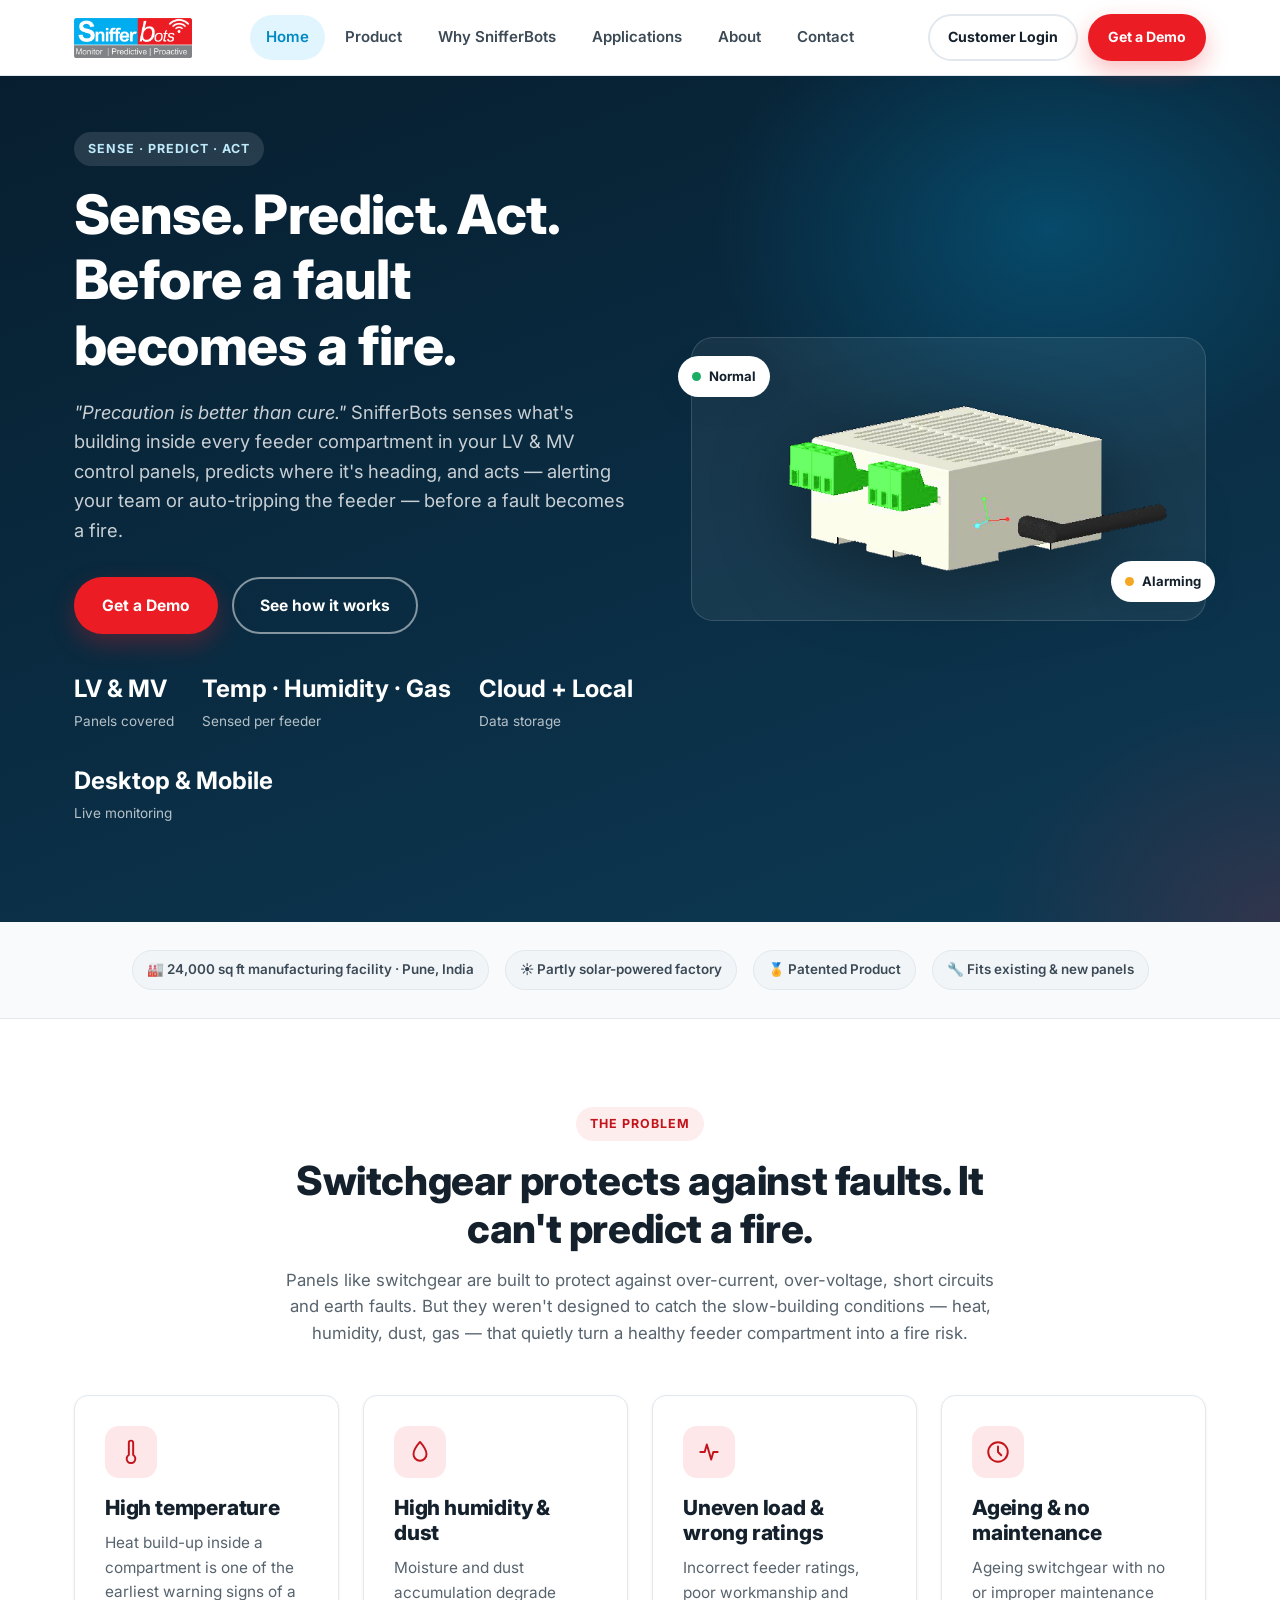
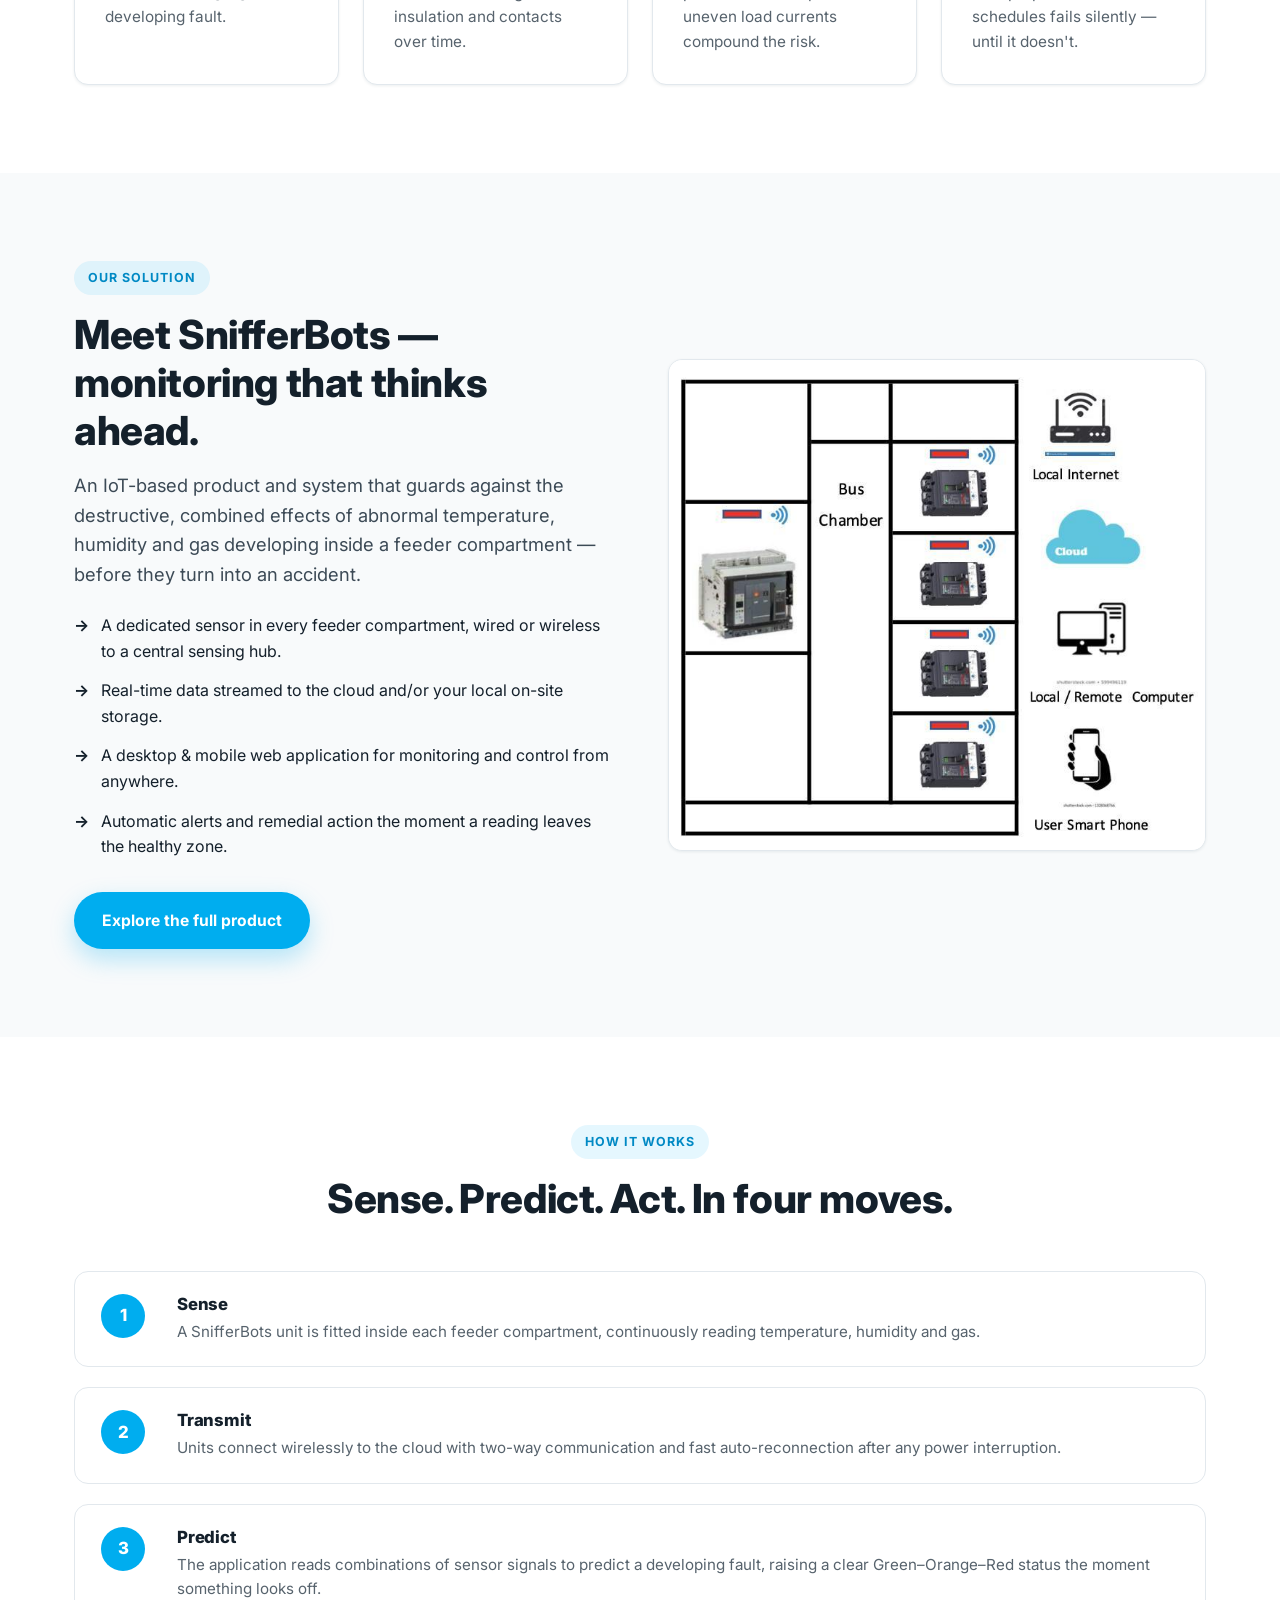
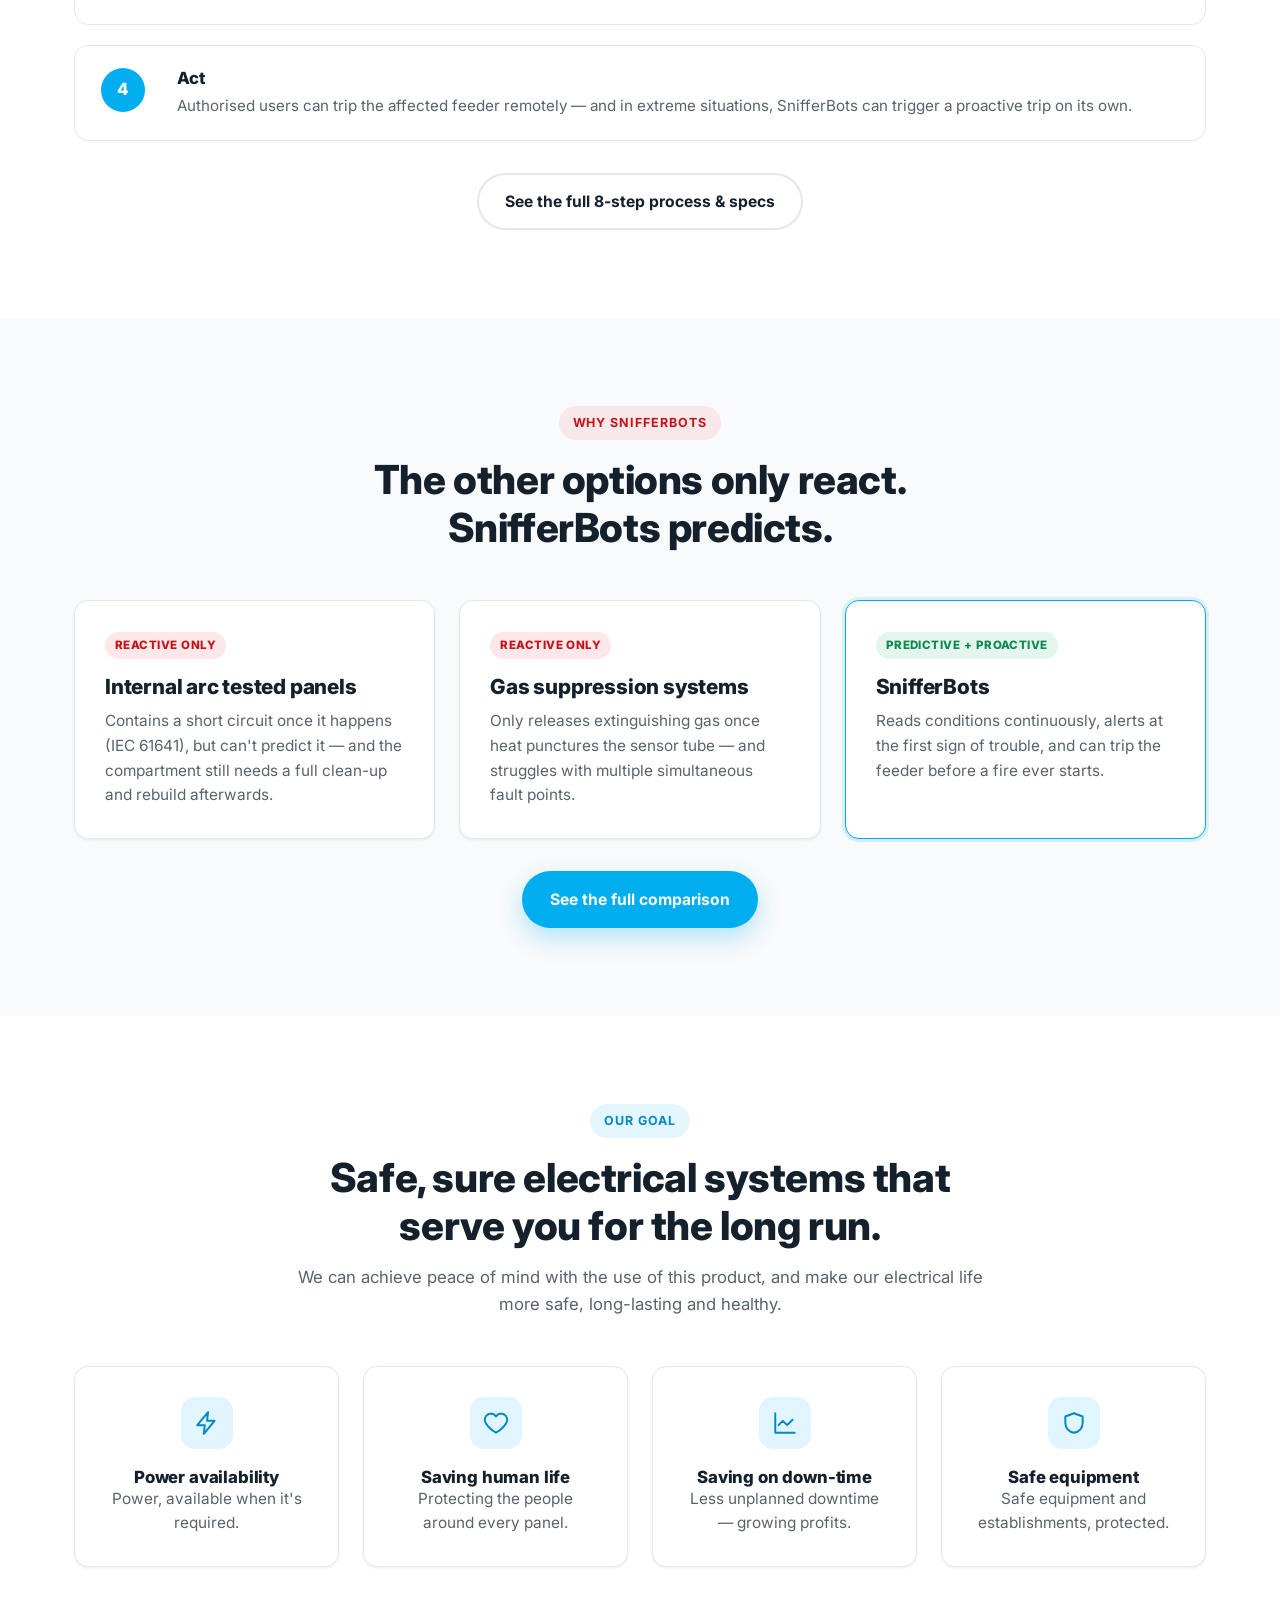
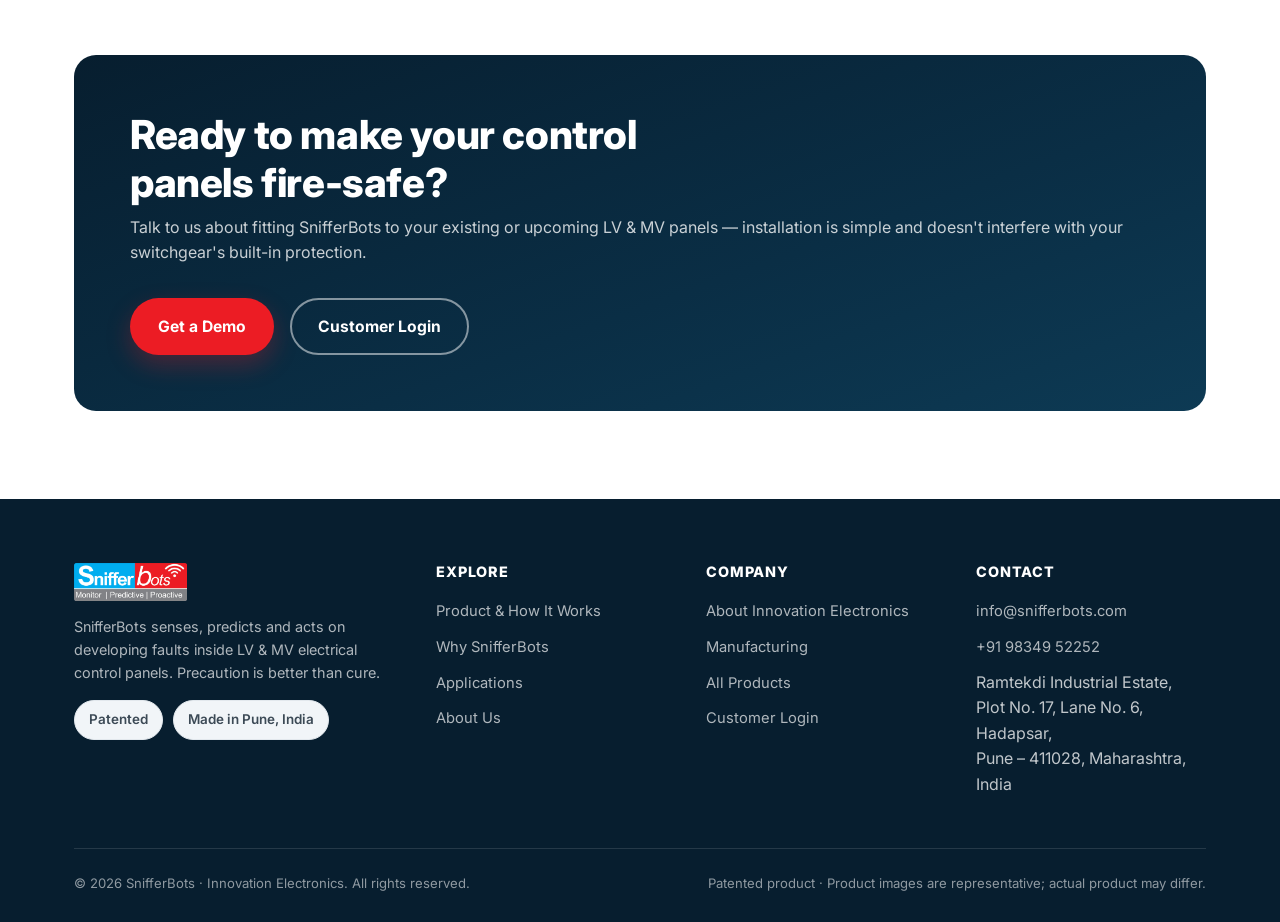
<file: index.html>
<!DOCTYPE html>
<html lang="en">
<head>
<meta charset="UTF-8">
<meta name="viewport" content="width=device-width, initial-scale=1.0">
<title>SnifferBots | IoT Fire Prevention for Electrical Control Panels</title>
<meta name="description" content="SnifferBots senses, predicts and acts on developing faults inside LV &amp; MV electrical control panels — intelligent, predictive &amp; proactive fire prevention. Precaution is better than cure.">
<meta property="og:title" content="SnifferBots | IoT Fire Prevention for Electrical Control Panels">
<meta property="og:description" content="SnifferBots senses, predicts and acts on developing faults inside LV &amp; MV electrical control panels — before they become a fire.">
<meta property="og:type" content="website">
<meta property="og:image" content="assets/img/product-device.png">
<link rel="icon" type="image/png" href="assets/img/favicon-32.png">
<link rel="icon" type="image/png" sizes="256x256" href="assets/img/favicon-256.png">
<link rel="apple-touch-icon" href="assets/img/apple-touch-icon.png">
<link rel="preconnect" href="https://fonts.googleapis.com">
<link rel="preconnect" href="https://fonts.gstatic.com" crossorigin>
<link href="https://fonts.googleapis.com/css2?family=Inter:wght@400;500;600;700;800&display=swap" rel="stylesheet">
<link rel="stylesheet" href="css/style.css">
</head>
<body>

<header class="site-header">
  <div class="container">
    <a href="index.html" class="brand"><img src="assets/img/logo.png" alt="SnifferBots — Sense | Predict | Act"></a>
    <nav class="nav-desktop">
      <a href="index.html" class="active">Home</a>
      <a href="product.html">Product</a>
      <a href="why-snifferbots.html">Why SnifferBots</a>
      <a href="applications.html">Applications</a>
      <a href="about.html">About</a>
      <a href="contact.html">Contact</a>
    </nav>
    <div class="header-actions">
      <a href="https://admin.snifferbots.com/Account/Login" class="btn btn-ghost btn-sm desktop-only">Customer Login</a>
      <a href="contact.html" class="btn btn-primary btn-sm">Get a Demo</a>
      <button class="hamburger" aria-label="Menu" aria-expanded="false"><span></span></button>
    </div>
  </div>
</header>
<div class="nav-mobile">
    <a href="index.html" class="active">Home</a>
    <a href="product.html">Product</a>
    <a href="why-snifferbots.html">Why SnifferBots</a>
    <a href="applications.html">Applications</a>
    <a href="about.html">About</a>
    <a href="contact.html">Contact</a>
    <div class="header-actions">
      <a href="https://admin.snifferbots.com/Account/Login" class="btn btn-ghost btn-block">Customer Login</a>
      <a href="contact.html" class="btn btn-primary btn-block">Get a Demo</a>
    </div>
  </div>

<main>

  <!-- HERO -->
  <section class="hero bg-deep" style="padding-top:56px;">
    <div class="container">
      <div class="hero-copy">
        <span class="eyebrow">Sense · Predict · Act</span>
        <h1>Sense. Predict. Act. Before a fault becomes a fire.</h1>
        <p class="lede"><em>"Precaution is better than cure."</em> SnifferBots senses what's building inside every feeder compartment in your LV &amp; MV control panels, predicts where it's heading, and acts — alerting your team or auto-tripping the feeder — before a fault becomes a fire.</p>
        <div class="hero-ctas">
          <a href="contact.html" class="btn btn-primary">Get a Demo</a>
          <a href="product.html" class="btn btn-outline">See how it works</a>
        </div>
        <div class="hero-stats">
          <div><strong>LV &amp; MV</strong><span>Panels covered</span></div>
          <div><strong>Temp · Humidity · Gas</strong><span>Sensed per feeder</span></div>
          <div><strong>Cloud + Local</strong><span>Data storage</span></div>
          <div><strong>Desktop &amp; Mobile</strong><span>Live monitoring</span></div>
        </div>
      </div>
      <div class="hero-visual">
        <span class="status-chip top-left green"><span class="dot"></span> Normal</span>
        <img src="assets/img/product-device.png" alt="SnifferBots IoT sensor unit with ambient sensor and 240V AC input terminals">
        <span class="status-chip bottom-right orange"><span class="dot"></span> Alarming</span>
      </div>
    </div>
  </section>

  <!-- TRUST STRIP -->
  <section style="padding:28px 0;background:var(--gray-50);border-bottom:1px solid var(--gray-200);">
    <div class="container flex items-center wrap gap-16" style="justify-content:center;">
      <span class="badge">🏭 24,000 sq ft manufacturing facility · Pune, India</span>
      <span class="badge">☀️ Partly solar-powered factory</span>
      <span class="badge">🏅 Patented Product</span>
      <span class="badge">🔧 Fits existing &amp; new panels</span>
    </div>
  </section>

  <!-- PROBLEM -->
  <section>
    <div class="container">
      <div class="section-head center">
        <span class="eyebrow red">The problem</span>
        <h2>Switchgear protects against faults. It can't predict a fire.</h2>
        <p>Panels like switchgear are built to protect against over-current, over-voltage, short circuits and earth faults. But they weren't designed to catch the slow-building conditions — heat, humidity, dust, gas — that quietly turn a healthy feeder compartment into a fire risk.</p>
      </div>
      <div class="grid grid-4">
        <div class="card reveal">
          <div class="icon-badge red">
            <svg viewBox="0 0 24 24" fill="none" stroke="currentColor" stroke-width="1.8" stroke-linecap="round" stroke-linejoin="round"><path d="M14 14.76V3.5a2 2 0 0 0-4 0v11.26a4 4 0 1 0 4 0Z"/></svg>
          </div>
          <h3>High temperature</h3>
          <p>Heat build-up inside a compartment is one of the earliest warning signs of a developing fault.</p>
        </div>
        <div class="card reveal">
          <div class="icon-badge red">
            <svg viewBox="0 0 24 24" fill="none" stroke="currentColor" stroke-width="1.8" stroke-linecap="round" stroke-linejoin="round"><path d="M12 2.7s6 6.8 6 11.3a6 6 0 1 1-12 0c0-4.5 6-11.3 6-11.3Z"/></svg>
          </div>
          <h3>High humidity &amp; dust</h3>
          <p>Moisture and dust accumulation degrade insulation and contacts over time.</p>
        </div>
        <div class="card reveal">
          <div class="icon-badge red">
            <svg viewBox="0 0 24 24" fill="none" stroke="currentColor" stroke-width="1.8" stroke-linecap="round" stroke-linejoin="round"><path d="M4 12h4l2-7 4 14 2-7h4"/></svg>
          </div>
          <h3>Uneven load &amp; wrong ratings</h3>
          <p>Incorrect feeder ratings, poor workmanship and uneven load currents compound the risk.</p>
        </div>
        <div class="card reveal">
          <div class="icon-badge red">
            <svg viewBox="0 0 24 24" fill="none" stroke="currentColor" stroke-width="1.8" stroke-linecap="round" stroke-linejoin="round"><circle cx="12" cy="12" r="9"/><path d="M12 7v5l3 3"/></svg>
          </div>
          <h3>Ageing &amp; no maintenance</h3>
          <p>Ageing switchgear with no or improper maintenance schedules fails silently — until it doesn't.</p>
        </div>
      </div>
    </div>
  </section>

  <!-- SOLUTION OVERVIEW -->
  <section class="bg-alt">
    <div class="container">
      <div class="grid grid-2" style="align-items:center; gap:56px;">
        <div>
          <span class="eyebrow">Our solution</span>
          <h2>Meet SnifferBots — monitoring that thinks ahead.</h2>
          <p class="lede mt-16">An IoT-based product and system that guards against the destructive, combined effects of abnormal temperature, humidity and gas developing inside a feeder compartment — before they turn into an accident.</p>
          <ul class="mt-24" style="display:grid;gap:14px;">
            <li class="flex gap-12"><strong>→</strong><span>A dedicated sensor in every feeder compartment, wired or wireless to a central sensing hub.</span></li>
            <li class="flex gap-12"><strong>→</strong><span>Real-time data streamed to the cloud and/or your local on-site storage.</span></li>
            <li class="flex gap-12"><strong>→</strong><span>A desktop &amp; mobile web application for monitoring and control from anywhere.</span></li>
            <li class="flex gap-12"><strong>→</strong><span>Automatic alerts and remedial action the moment a reading leaves the healthy zone.</span></li>
          </ul>
          <a href="product.html" class="btn btn-blue mt-32">Explore the full product</a>
        </div>
        <div class="card" style="padding:0;overflow:hidden;">
          <img src="assets/img/architecture-diagram.jpg" alt="SnifferBots system architecture: sensors in each feeder compartment connected to a cloud server, then to local/remote computers and the user's smartphone" style="width:100%;">
        </div>
      </div>
    </div>
  </section>

  <!-- HOW IT WORKS SNAPSHOT -->
  <section>
    <div class="container">
      <div class="section-head center">
        <span class="eyebrow">How it works</span>
        <h2>Sense. Predict. Act. In four moves.</h2>
      </div>
      <div class="steps">
        <div class="step reveal">
          <div class="num">1</div>
          <div><h4>Sense</h4><p>A SnifferBots unit is fitted inside each feeder compartment, continuously reading temperature, humidity and gas.</p></div>
        </div>
        <div class="step reveal">
          <div class="num">2</div>
          <div><h4>Transmit</h4><p>Units connect wirelessly to the cloud with two-way communication and fast auto-reconnection after any power interruption.</p></div>
        </div>
        <div class="step reveal">
          <div class="num">3</div>
          <div><h4>Predict</h4><p>The application reads combinations of sensor signals to predict a developing fault, raising a clear Green–Orange–Red status the moment something looks off.</p></div>
        </div>
        <div class="step reveal">
          <div class="num">4</div>
          <div><h4>Act</h4><p>Authorised users can trip the affected feeder remotely — and in extreme situations, SnifferBots can trigger a proactive trip on its own.</p></div>
        </div>
      </div>
      <div class="text-center mt-32">
        <a href="product.html" class="btn btn-ghost">See the full 8-step process &amp; specs</a>
      </div>
    </div>
  </section>

  <!-- WHY SNIFFERBOTS TEASER -->
  <section class="bg-alt">
    <div class="container">
      <div class="section-head center">
        <span class="eyebrow red">Why SnifferBots</span>
        <h2>The other options only react. SnifferBots predicts.</h2>
      </div>
      <div class="grid grid-3">
        <div class="card reveal">
          <span class="tag no mb-16">Reactive only</span>
          <h3>Internal arc tested panels</h3>
          <p>Contains a short circuit once it happens (IEC 61641), but can't predict it — and the compartment still needs a full clean-up and rebuild afterwards.</p>
        </div>
        <div class="card reveal">
          <span class="tag no mb-16">Reactive only</span>
          <h3>Gas suppression systems</h3>
          <p>Only releases extinguishing gas once heat punctures the sensor tube — and struggles with multiple simultaneous fault points.</p>
        </div>
        <div class="card reveal" style="border-color:var(--blue); box-shadow:0 0 0 3px rgba(0,173,239,0.12), var(--shadow-sm);">
          <span class="tag yes mb-16">Predictive + proactive</span>
          <h3>SnifferBots</h3>
          <p>Reads conditions continuously, alerts at the first sign of trouble, and can trip the feeder before a fire ever starts.</p>
        </div>
      </div>
      <div class="text-center mt-32">
        <a href="why-snifferbots.html" class="btn btn-blue">See the full comparison</a>
      </div>
    </div>
  </section>

  <!-- GOAL -->
  <section>
    <div class="container">
      <div class="section-head center">
        <span class="eyebrow">Our goal</span>
        <h2>Safe, sure electrical systems that serve you for the long run.</h2>
        <p>We can achieve peace of mind with the use of this product, and make our electrical life more safe, long-lasting and healthy.</p>
      </div>
      <div class="grid grid-4">
        <div class="card text-center reveal">
          <div class="icon-badge" style="margin:0 auto 18px;"><svg viewBox="0 0 24 24" fill="none" stroke="currentColor" stroke-width="1.8" stroke-linecap="round" stroke-linejoin="round"><path d="M13 2 3 14h7l-1 8 10-12h-7l1-8Z"/></svg></div>
          <h4>Power availability</h4>
          <p>Power, available when it's required.</p>
        </div>
        <div class="card text-center reveal">
          <div class="icon-badge" style="margin:0 auto 18px;"><svg viewBox="0 0 24 24" fill="none" stroke="currentColor" stroke-width="1.8" stroke-linecap="round" stroke-linejoin="round"><path d="M12 21s-7-4.35-9.5-9A5.5 5.5 0 0 1 12 6a5.5 5.5 0 0 1 9.5 6c-2.5 4.65-9.5 9-9.5 9Z"/></svg></div>
          <h4>Saving human life</h4>
          <p>Protecting the people around every panel.</p>
        </div>
        <div class="card text-center reveal">
          <div class="icon-badge" style="margin:0 auto 18px;"><svg viewBox="0 0 24 24" fill="none" stroke="currentColor" stroke-width="1.8" stroke-linecap="round" stroke-linejoin="round"><path d="M3 3v18h18"/><path d="m19 9-5 5-4-4-4 4"/></svg></div>
          <h4>Saving on down-time</h4>
          <p>Less unplanned downtime — growing profits.</p>
        </div>
        <div class="card text-center reveal">
          <div class="icon-badge" style="margin:0 auto 18px;"><svg viewBox="0 0 24 24" fill="none" stroke="currentColor" stroke-width="1.8" stroke-linecap="round" stroke-linejoin="round"><path d="M12 3 4 6v6c0 5 3.4 8.5 8 9 4.6-.5 8-4 8-9V6l-8-3Z"/></svg></div>
          <h4>Safe equipment</h4>
          <p>Safe equipment and establishments, protected.</p>
        </div>
      </div>
    </div>
  </section>

  <!-- CTA BANNER -->
  <section style="padding-top:0;">
    <div class="container">
      <div class="cta-banner bg-deep">
        <div>
          <h2>Ready to make your control panels fire-safe?</h2>
          <p class="mt-8">Talk to us about fitting SnifferBots to your existing or upcoming LV &amp; MV panels — installation is simple and doesn't interfere with your switchgear's built-in protection.</p>
        </div>
        <div class="flex gap-16 wrap">
          <a href="contact.html" class="btn btn-primary">Get a Demo</a>
          <a href="https://admin.snifferbots.com/Account/Login" class="btn btn-outline">Customer Login</a>
        </div>
      </div>
    </div>
  </section>

</main>

<footer class="site-footer">
  <div class="container">
    <div class="footer-grid">
      <div class="footer-brand">
        <img src="assets/img/logo.png" alt="SnifferBots">
        <p>SnifferBots senses, predicts and acts on developing faults inside LV &amp; MV electrical control panels. Precaution is better than cure.</p>
        <div class="badge-row mt-16">
          <span class="badge">Patented</span>
          <span class="badge">Made in Pune, India</span>
        </div>
      </div>
      <div>
        <h4>Explore</h4>
        <ul>
          <li><a href="product.html">Product &amp; How It Works</a></li>
          <li><a href="why-snifferbots.html">Why SnifferBots</a></li>
          <li><a href="applications.html">Applications</a></li>
          <li><a href="about.html">About Us</a></li>
        </ul>
      </div>
      <div>
        <h4>Company</h4>
        <ul>
          <li><a href="https://www.innovation-electronics.com/about" target="_blank" rel="noopener">About Innovation Electronics</a></li>
          <li><a href="https://www.innovation-electronics.com/manufacturing" target="_blank" rel="noopener">Manufacturing</a></li>
          <li><a href="https://www.innovation-electronics.com/products" target="_blank" rel="noopener">All Products</a></li>
          <li><a href="https://admin.snifferbots.com/Account/Login" target="_blank" rel="noopener">Customer Login</a></li>
        </ul>
      </div>
      <div>
        <h4>Contact</h4>
        <ul>
          <li><a href="mailto:info@snifferbots.com">info@snifferbots.com</a></li>
          <li><a href="tel:+919834952252">+91 98349 52252</a></li>
          <li>Ramtekdi Industrial Estate,<br>Plot No. 17, Lane No. 6, Hadapsar,<br>Pune – 411028, Maharashtra, India</li>
        </ul>
      </div>
    </div>
    <div class="footer-bottom">
      <span>© <span data-year></span> SnifferBots · Innovation Electronics. All rights reserved.</span>
      <span>Patented product · Product images are representative; actual product may differ.</span>
    </div>
  </div>
</footer>
<script src="js/main.js"></script>
</body>
</html>
</file>
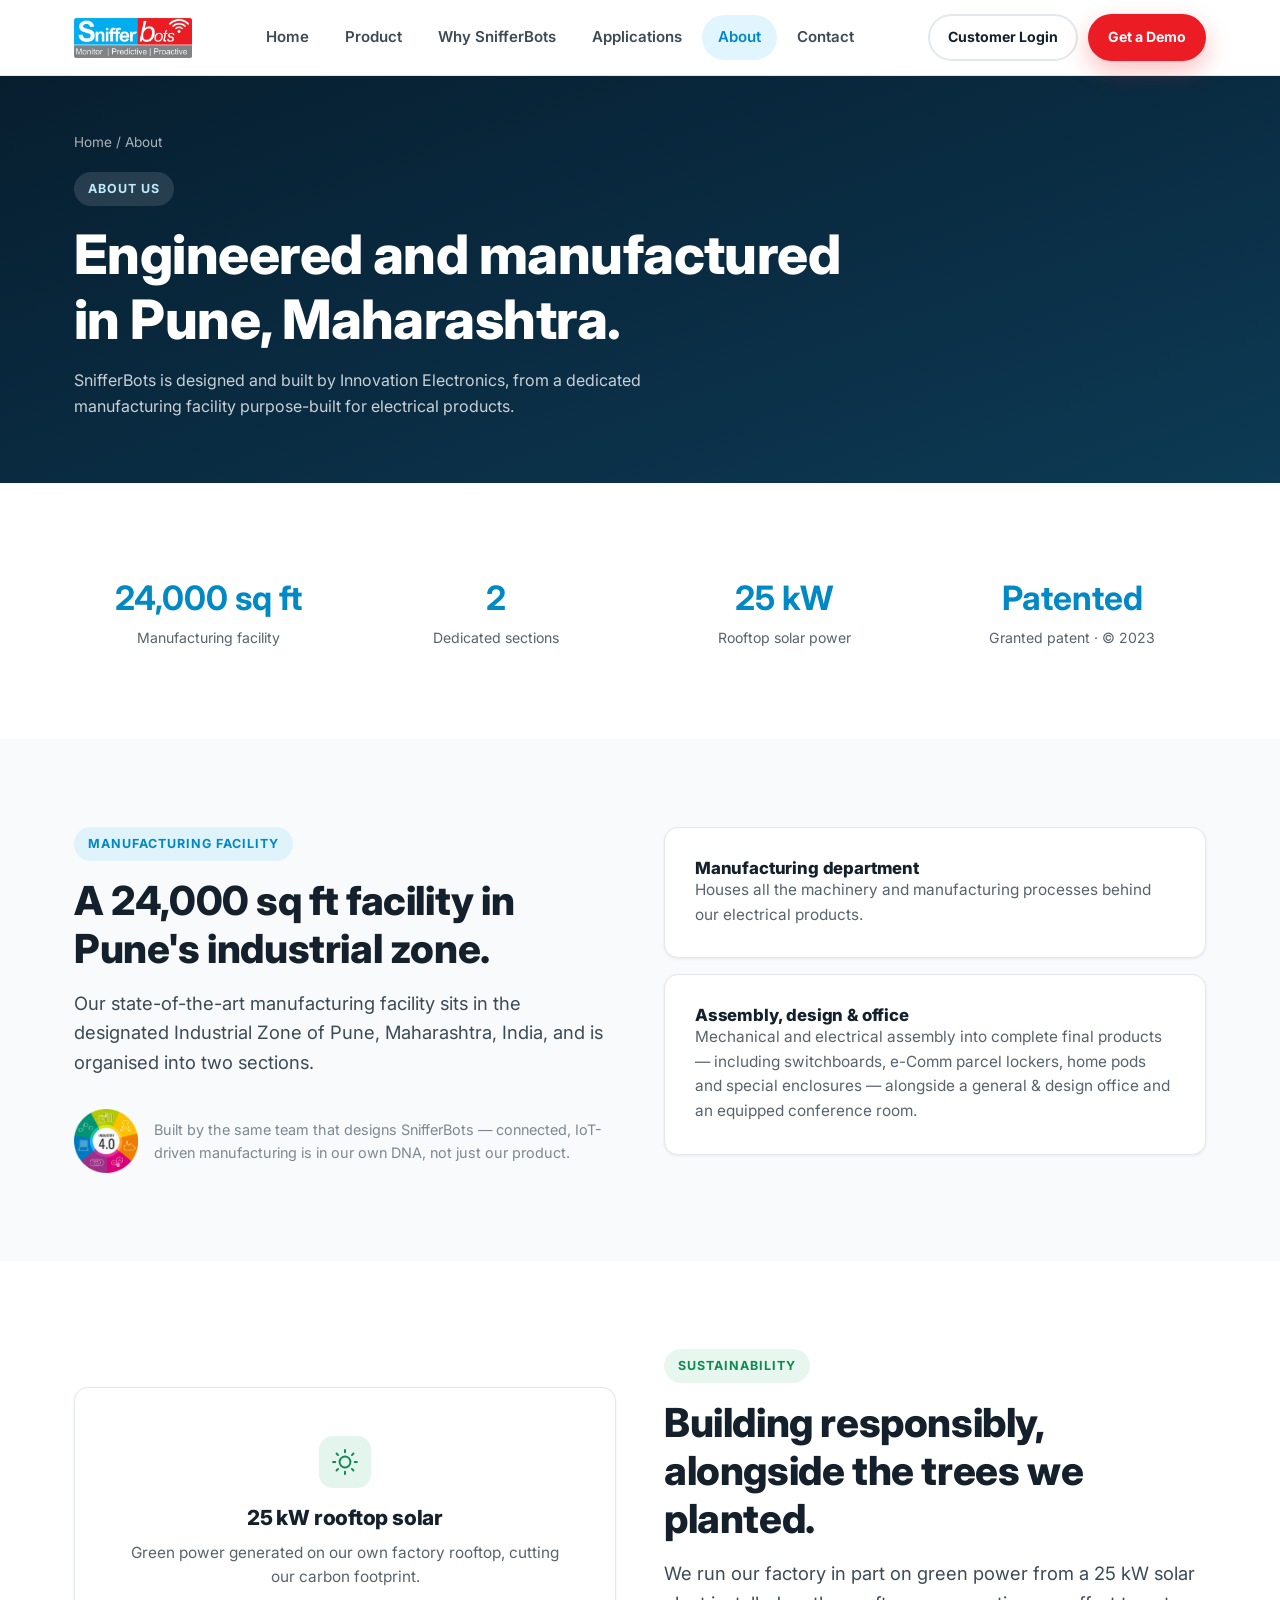
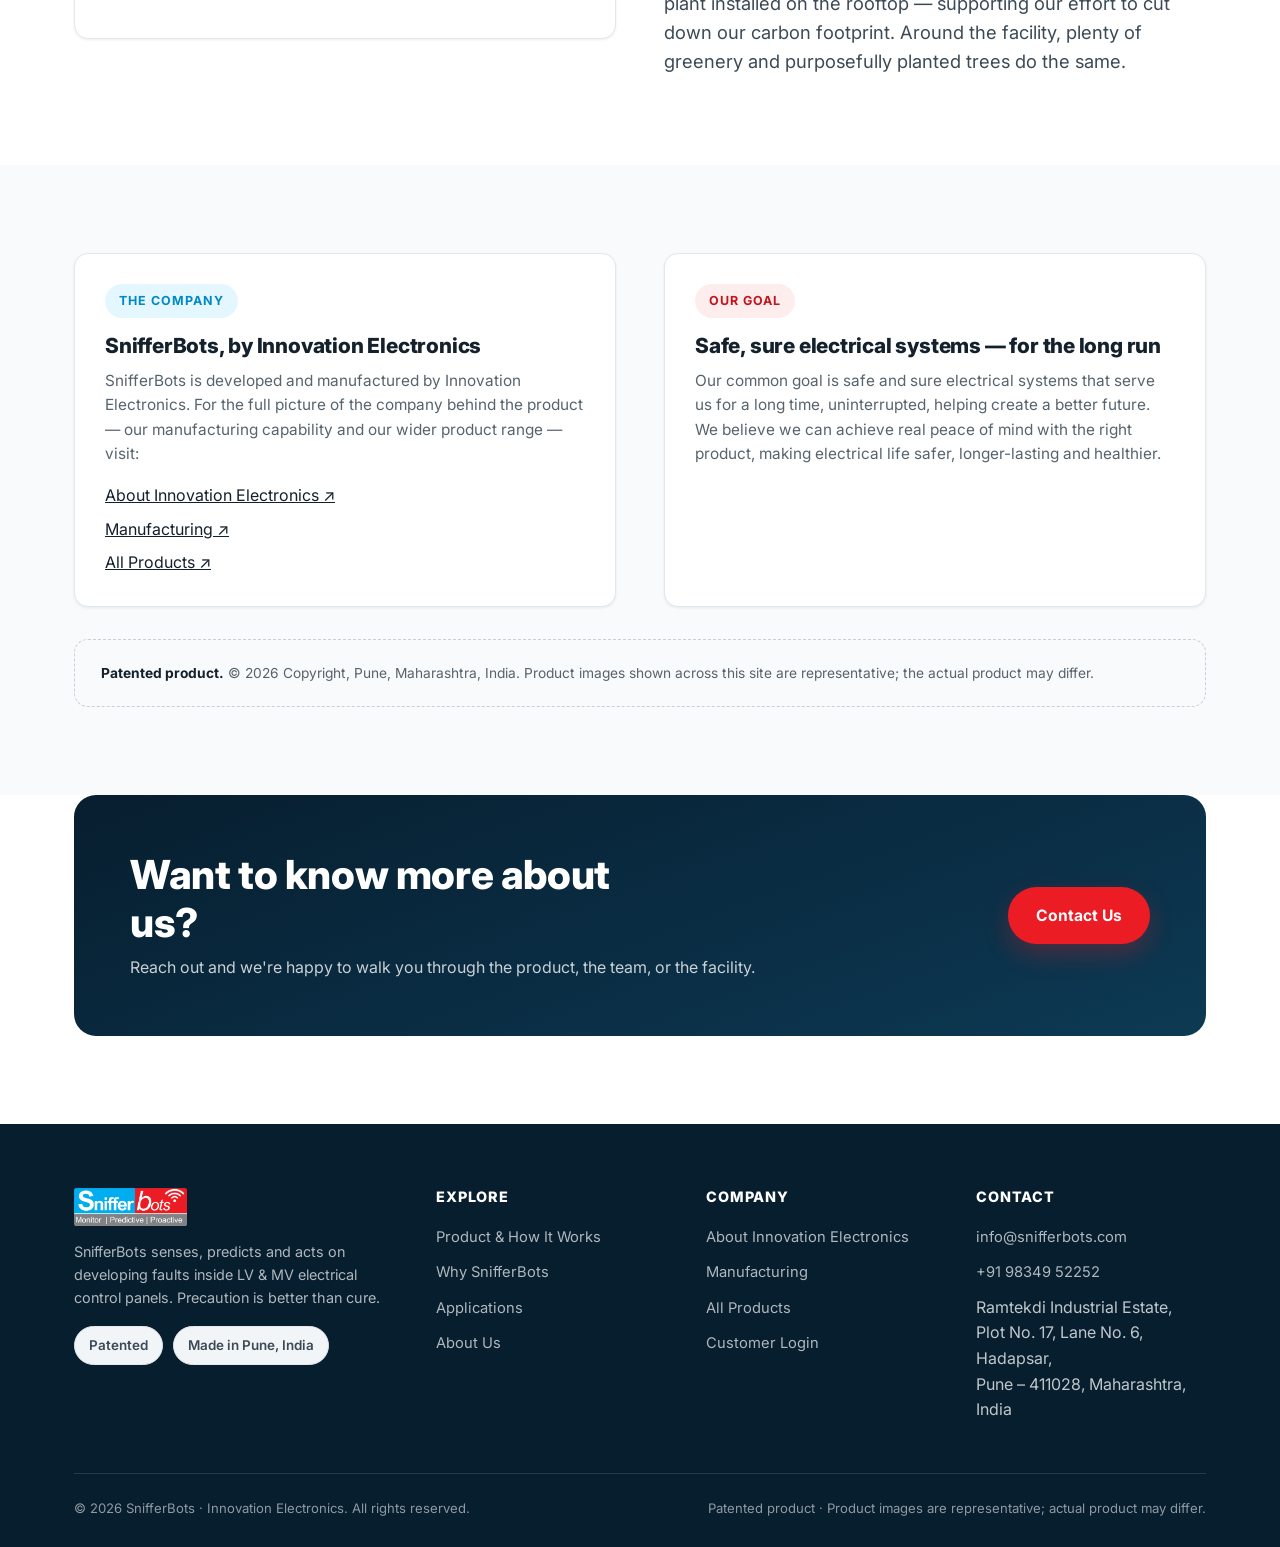
<file: about.html>
<!DOCTYPE html>
<html lang="en">
<head>
<meta charset="UTF-8">
<meta name="viewport" content="width=device-width, initial-scale=1.0">
<title>About Us | SnifferBots</title>
<meta name="description" content="SnifferBots is made in a 24,000 sq ft manufacturing facility in Pune, Maharashtra — partly powered by rooftop solar. Patented product.">
<link rel="icon" type="image/png" href="assets/img/favicon-32.png">
<link rel="icon" type="image/png" sizes="256x256" href="assets/img/favicon-256.png">
<link rel="apple-touch-icon" href="assets/img/apple-touch-icon.png">
<link rel="preconnect" href="https://fonts.googleapis.com">
<link rel="preconnect" href="https://fonts.gstatic.com" crossorigin>
<link href="https://fonts.googleapis.com/css2?family=Inter:wght@400;500;600;700;800&display=swap" rel="stylesheet">
<link rel="stylesheet" href="css/style.css">
</head>
<body>

<header class="site-header">
  <div class="container">
    <a href="index.html" class="brand"><img src="assets/img/logo.png" alt="SnifferBots — Sense | Predict | Act"></a>
    <nav class="nav-desktop">
      <a href="index.html">Home</a>
      <a href="product.html">Product</a>
      <a href="why-snifferbots.html">Why SnifferBots</a>
      <a href="applications.html">Applications</a>
      <a href="about.html" class="active">About</a>
      <a href="contact.html">Contact</a>
    </nav>
    <div class="header-actions">
      <a href="https://admin.snifferbots.com/Account/Login" class="btn btn-ghost btn-sm desktop-only">Customer Login</a>
      <a href="contact.html" class="btn btn-primary btn-sm">Get a Demo</a>
      <button class="hamburger" aria-label="Menu" aria-expanded="false"><span></span></button>
    </div>
  </div>
</header>
<div class="nav-mobile">
    <a href="index.html">Home</a>
    <a href="product.html">Product</a>
    <a href="why-snifferbots.html">Why SnifferBots</a>
    <a href="applications.html">Applications</a>
    <a href="about.html" class="active">About</a>
    <a href="contact.html">Contact</a>
    <div class="header-actions">
      <a href="https://admin.snifferbots.com/Account/Login" class="btn btn-ghost btn-block">Customer Login</a>
      <a href="contact.html" class="btn btn-primary btn-block">Get a Demo</a>
    </div>
  </div>

<main>

  <section class="page-hero bg-deep">
    <div class="container">
      <div class="breadcrumb"><a href="index.html">Home</a> / About</div>
      <span class="eyebrow">About us</span>
      <h1>Engineered and manufactured in Pune, Maharashtra.</h1>
      <p>SnifferBots is designed and built by Innovation Electronics, from a dedicated manufacturing facility purpose-built for electrical products.</p>
    </div>
  </section>

  <!-- FACILITY STATS -->
  <section>
    <div class="container">
      <div class="stat-row">
        <div class="stat reveal"><strong>24,000 sq ft</strong><span>Manufacturing facility</span></div>
        <div class="stat reveal"><strong>2</strong><span>Dedicated sections</span></div>
        <div class="stat reveal"><strong>25 kW</strong><span>Rooftop solar power</span></div>
        <div class="stat reveal"><strong>Patented</strong><span>Granted patent · © 2023</span></div>
      </div>
    </div>
  </section>

  <!-- FACILITY DETAIL -->
  <section class="bg-alt">
    <div class="container">
      <div class="grid grid-2" style="gap:48px;align-items:start;">
        <div>
          <span class="eyebrow">Manufacturing facility</span>
          <h2>A 24,000 sq ft facility in Pune's industrial zone.</h2>
          <p class="lede mt-16">Our state-of-the-art manufacturing facility sits in the designated Industrial Zone of Pune, Maharashtra, India, and is organised into two sections.</p>
          <div class="flex items-center gap-16 mt-32">
            <img src="assets/img/industry4-icon.png" alt="Industry 4.0" style="width:64px;height:64px;flex-shrink:0;">
            <p class="muted" style="font-size:0.9rem;margin:0;">Built by the same team that designs SnifferBots — connected, IoT-driven manufacturing is in our own DNA, not just our product.</p>
          </div>
        </div>
        <div style="display:grid;gap:16px;">
          <div class="card reveal">
            <h4>Manufacturing department</h4>
            <p>Houses all the machinery and manufacturing processes behind our electrical products.</p>
          </div>
          <div class="card reveal">
            <h4>Assembly, design &amp; office</h4>
            <p>Mechanical and electrical assembly into complete final products — including switchboards, e-Comm parcel lockers, home pods and special enclosures — alongside a general &amp; design office and an equipped conference room.</p>
          </div>
        </div>
      </div>
    </div>
  </section>

  <!-- SUSTAINABILITY -->
  <section>
    <div class="container">
      <div class="grid grid-2" style="align-items:center;gap:48px;">
        <div class="card reveal text-center" style="padding:48px;">
          <div class="icon-badge" style="margin:0 auto 18px;background:rgba(26,174,100,0.12);color:#0E8A50;">
            <svg viewBox="0 0 24 24" fill="none" stroke="currentColor" stroke-width="1.8" stroke-linecap="round" stroke-linejoin="round"><circle cx="12" cy="12" r="5"/><path d="M12 1v2M12 21v2M4.2 4.2l1.4 1.4M18.4 18.4l1.4 1.4M1 12h2M21 12h2M4.2 19.8l1.4-1.4M18.4 5.6l1.4-1.4"/></svg>
          </div>
          <h3>25 kW rooftop solar</h3>
          <p>Green power generated on our own factory rooftop, cutting our carbon footprint.</p>
        </div>
        <div>
          <span class="eyebrow" style="color:#0E8A50;background:rgba(26,174,100,0.1);">Sustainability</span>
          <h2>Building responsibly, alongside the trees we planted.</h2>
          <p class="lede mt-16">We run our factory in part on green power from a 25 kW solar plant installed on the rooftop — supporting our effort to cut down our carbon footprint. Around the facility, plenty of greenery and purposefully planted trees do the same.</p>
        </div>
      </div>
    </div>
  </section>

  <!-- COMPANY / LEGAL -->
  <section class="bg-alt">
    <div class="container">
      <div class="grid grid-2" style="gap:48px;">
        <div class="card reveal">
          <span class="eyebrow">The company</span>
          <h3>SnifferBots, by Innovation Electronics</h3>
          <p>SnifferBots is developed and manufactured by Innovation Electronics. For the full picture of the company behind the product — our manufacturing capability and our wider product range — visit:</p>
          <ul class="mt-16" style="display:grid;gap:8px;">
            <li><a href="https://www.innovation-electronics.com/about" target="_blank" rel="noopener" style="text-decoration:underline;">About Innovation Electronics ↗</a></li>
            <li><a href="https://www.innovation-electronics.com/manufacturing" target="_blank" rel="noopener" style="text-decoration:underline;">Manufacturing ↗</a></li>
            <li><a href="https://www.innovation-electronics.com/products" target="_blank" rel="noopener" style="text-decoration:underline;">All Products ↗</a></li>
          </ul>
        </div>
        <div class="card reveal">
          <span class="eyebrow red">Our goal</span>
          <h3>Safe, sure electrical systems — for the long run</h3>
          <p>Our common goal is safe and sure electrical systems that serve us for a long time, uninterrupted, helping create a better future. We believe we can achieve real peace of mind with the right product, making electrical life safer, longer-lasting and healthier.</p>
        </div>
      </div>
      <div class="disclaimer-box mt-32">
        <strong>Patented product.</strong> © <span data-year></span> Copyright, Pune, Maharashtra, India. Product images shown across this site are representative; the actual product may differ.
      </div>
    </div>
  </section>

  <section style="padding-top:0;">
    <div class="container">
      <div class="cta-banner bg-deep">
        <div>
          <h2>Want to know more about us?</h2>
          <p class="mt-8">Reach out and we're happy to walk you through the product, the team, or the facility.</p>
        </div>
        <div class="flex gap-16 wrap">
          <a href="contact.html" class="btn btn-primary">Contact Us</a>
        </div>
      </div>
    </div>
  </section>

</main>

<footer class="site-footer">
  <div class="container">
    <div class="footer-grid">
      <div class="footer-brand">
        <img src="assets/img/logo.png" alt="SnifferBots">
        <p>SnifferBots senses, predicts and acts on developing faults inside LV &amp; MV electrical control panels. Precaution is better than cure.</p>
        <div class="badge-row mt-16">
          <span class="badge">Patented</span>
          <span class="badge">Made in Pune, India</span>
        </div>
      </div>
      <div>
        <h4>Explore</h4>
        <ul>
          <li><a href="product.html">Product &amp; How It Works</a></li>
          <li><a href="why-snifferbots.html">Why SnifferBots</a></li>
          <li><a href="applications.html">Applications</a></li>
          <li><a href="about.html">About Us</a></li>
        </ul>
      </div>
      <div>
        <h4>Company</h4>
        <ul>
          <li><a href="https://www.innovation-electronics.com/about" target="_blank" rel="noopener">About Innovation Electronics</a></li>
          <li><a href="https://www.innovation-electronics.com/manufacturing" target="_blank" rel="noopener">Manufacturing</a></li>
          <li><a href="https://www.innovation-electronics.com/products" target="_blank" rel="noopener">All Products</a></li>
          <li><a href="https://admin.snifferbots.com/Account/Login" target="_blank" rel="noopener">Customer Login</a></li>
        </ul>
      </div>
      <div>
        <h4>Contact</h4>
        <ul>
          <li><a href="mailto:info@snifferbots.com">info@snifferbots.com</a></li>
          <li><a href="tel:+919834952252">+91 98349 52252</a></li>
          <li>Ramtekdi Industrial Estate,<br>Plot No. 17, Lane No. 6, Hadapsar,<br>Pune – 411028, Maharashtra, India</li>
        </ul>
      </div>
    </div>
    <div class="footer-bottom">
      <span>© <span data-year></span> SnifferBots · Innovation Electronics. All rights reserved.</span>
      <span>Patented product · Product images are representative; actual product may differ.</span>
    </div>
  </div>
</footer>
<script src="js/main.js"></script>
</body>
</html>
</file>
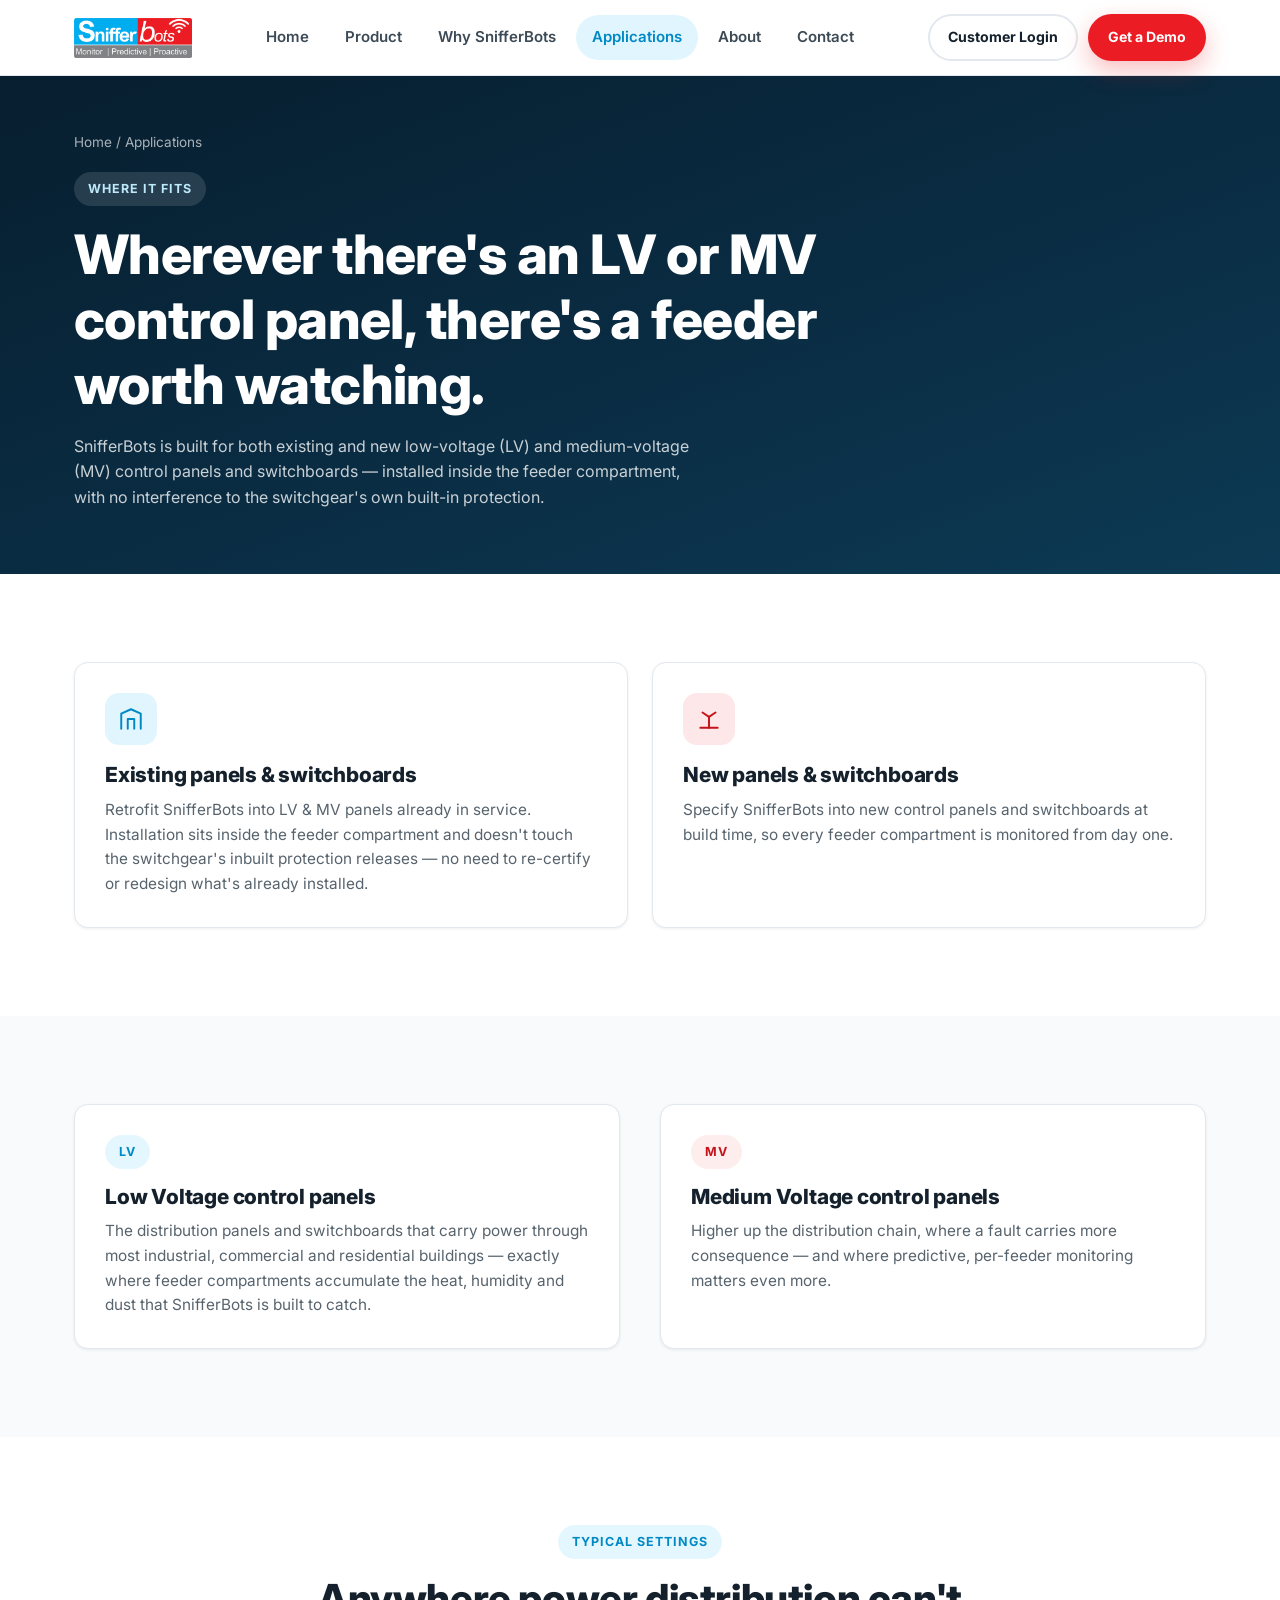
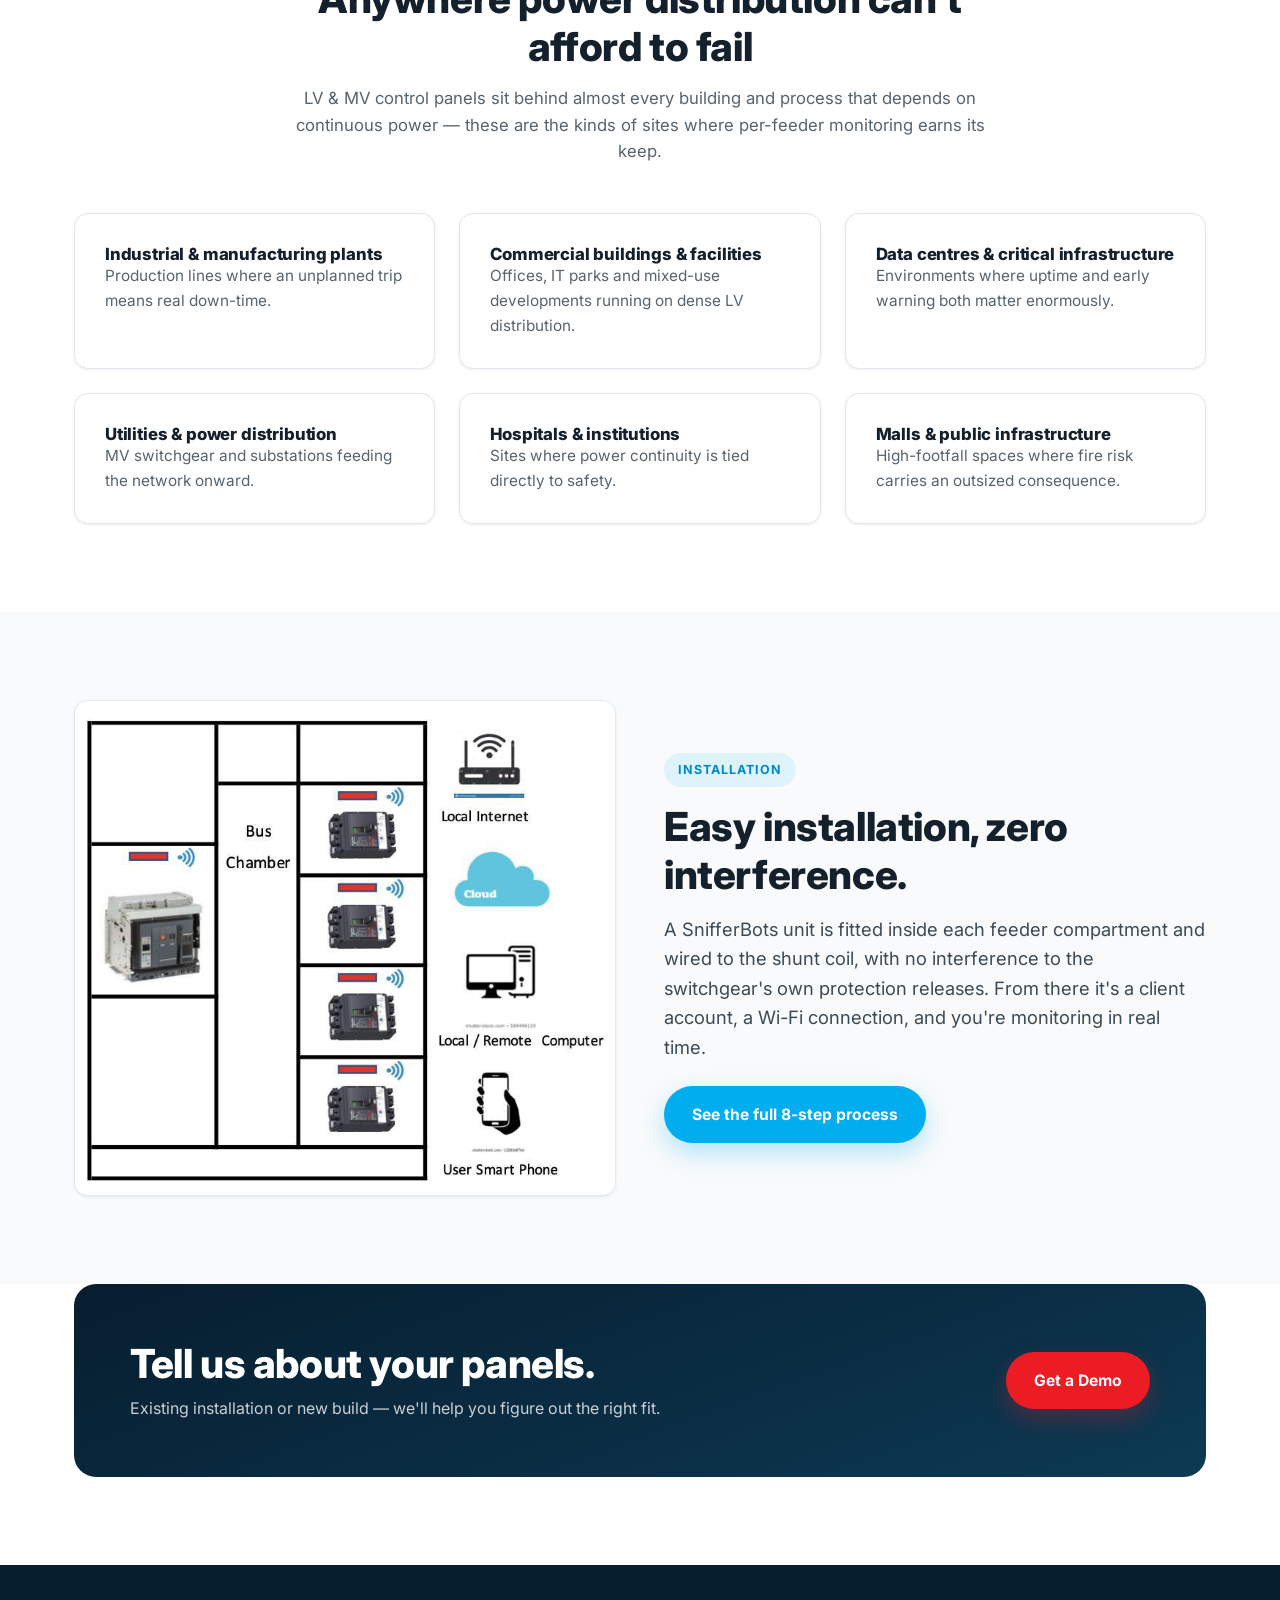
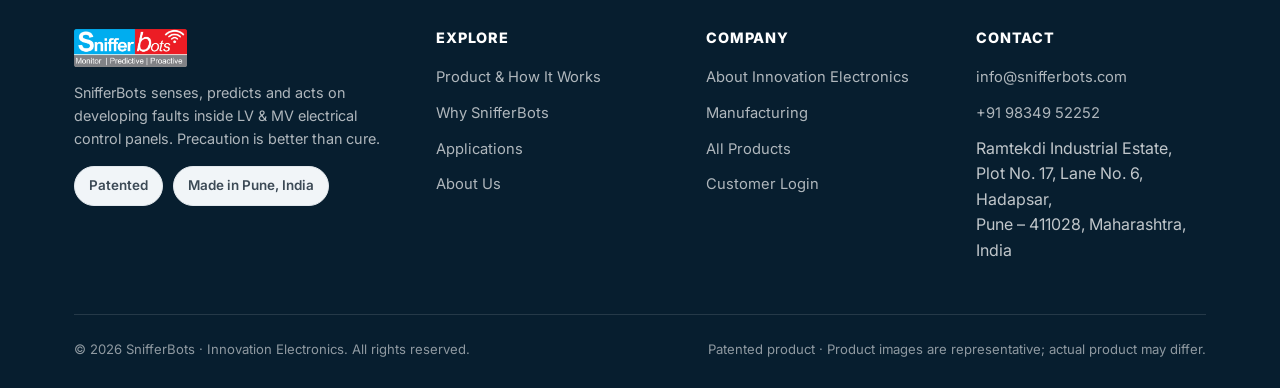
<file: applications.html>
<!DOCTYPE html>
<html lang="en">
<head>
<meta charset="UTF-8">
<meta name="viewport" content="width=device-width, initial-scale=1.0">
<title>Applications | SnifferBots for LV &amp; MV Control Panels</title>
<meta name="description" content="SnifferBots retrofits into existing LV & MV control panels and switchboards, or gets specified into new ones — wherever electrical fire risk needs to be caught early.">
<link rel="icon" type="image/png" href="assets/img/favicon-32.png">
<link rel="icon" type="image/png" sizes="256x256" href="assets/img/favicon-256.png">
<link rel="apple-touch-icon" href="assets/img/apple-touch-icon.png">
<link rel="preconnect" href="https://fonts.googleapis.com">
<link rel="preconnect" href="https://fonts.gstatic.com" crossorigin>
<link href="https://fonts.googleapis.com/css2?family=Inter:wght@400;500;600;700;800&display=swap" rel="stylesheet">
<link rel="stylesheet" href="css/style.css">
</head>
<body>

<header class="site-header">
  <div class="container">
    <a href="index.html" class="brand"><img src="assets/img/logo.png" alt="SnifferBots — Sense | Predict | Act"></a>
    <nav class="nav-desktop">
      <a href="index.html">Home</a>
      <a href="product.html">Product</a>
      <a href="why-snifferbots.html">Why SnifferBots</a>
      <a href="applications.html" class="active">Applications</a>
      <a href="about.html">About</a>
      <a href="contact.html">Contact</a>
    </nav>
    <div class="header-actions">
      <a href="https://admin.snifferbots.com/Account/Login" class="btn btn-ghost btn-sm desktop-only">Customer Login</a>
      <a href="contact.html" class="btn btn-primary btn-sm">Get a Demo</a>
      <button class="hamburger" aria-label="Menu" aria-expanded="false"><span></span></button>
    </div>
  </div>
</header>
<div class="nav-mobile">
    <a href="index.html">Home</a>
    <a href="product.html">Product</a>
    <a href="why-snifferbots.html">Why SnifferBots</a>
    <a href="applications.html" class="active">Applications</a>
    <a href="about.html">About</a>
    <a href="contact.html">Contact</a>
    <div class="header-actions">
      <a href="https://admin.snifferbots.com/Account/Login" class="btn btn-ghost btn-block">Customer Login</a>
      <a href="contact.html" class="btn btn-primary btn-block">Get a Demo</a>
    </div>
  </div>

<main>

  <section class="page-hero bg-deep">
    <div class="container">
      <div class="breadcrumb"><a href="index.html">Home</a> / Applications</div>
      <span class="eyebrow">Where it fits</span>
      <h1>Wherever there's an LV or MV control panel, there's a feeder worth watching.</h1>
      <p>SnifferBots is built for both existing and new low-voltage (LV) and medium-voltage (MV) control panels and switchboards — installed inside the feeder compartment, with no interference to the switchgear's own built-in protection.</p>
    </div>
  </section>

  <!-- EXISTING VS NEW -->
  <section>
    <div class="container">
      <div class="grid grid-2">
        <div class="card reveal">
          <div class="icon-badge"><svg viewBox="0 0 24 24" fill="none" stroke="currentColor" stroke-width="1.8" stroke-linecap="round" stroke-linejoin="round"><path d="M3 21V7l9-4 9 4v14"/><path d="M9 21V12h6v9"/></svg></div>
          <h3>Existing panels &amp; switchboards</h3>
          <p>Retrofit SnifferBots into LV &amp; MV panels already in service. Installation sits inside the feeder compartment and doesn't touch the switchgear's inbuilt protection releases — no need to re-certify or redesign what's already installed.</p>
        </div>
        <div class="card reveal">
          <div class="icon-badge red"><svg viewBox="0 0 24 24" fill="none" stroke="currentColor" stroke-width="1.8" stroke-linecap="round" stroke-linejoin="round"><path d="M12 20V10M12 10 6 6M12 10l6-4"/><path d="M4 20h16"/></svg></div>
          <h3>New panels &amp; switchboards</h3>
          <p>Specify SnifferBots into new control panels and switchboards at build time, so every feeder compartment is monitored from day one.</p>
        </div>
      </div>
    </div>
  </section>

  <!-- LV / MV explainer -->
  <section class="bg-alt">
    <div class="container">
      <div class="grid grid-2" style="gap:40px;">
        <div class="card reveal">
          <span class="eyebrow mb-16">LV</span>
          <h3>Low Voltage control panels</h3>
          <p>The distribution panels and switchboards that carry power through most industrial, commercial and residential buildings — exactly where feeder compartments accumulate the heat, humidity and dust that SnifferBots is built to catch.</p>
        </div>
        <div class="card reveal">
          <span class="eyebrow red mb-16">MV</span>
          <h3>Medium Voltage control panels</h3>
          <p>Higher up the distribution chain, where a fault carries more consequence — and where predictive, per-feeder monitoring matters even more.</p>
        </div>
      </div>
    </div>
  </section>

  <!-- SETTINGS -->
  <section>
    <div class="container">
      <div class="section-head center">
        <span class="eyebrow">Typical settings</span>
        <h2>Anywhere power distribution can't afford to fail</h2>
        <p>LV &amp; MV control panels sit behind almost every building and process that depends on continuous power — these are the kinds of sites where per-feeder monitoring earns its keep.</p>
      </div>
      <div class="grid grid-3">
        <div class="card reveal"><h4>Industrial &amp; manufacturing plants</h4><p>Production lines where an unplanned trip means real down-time.</p></div>
        <div class="card reveal"><h4>Commercial buildings &amp; facilities</h4><p>Offices, IT parks and mixed-use developments running on dense LV distribution.</p></div>
        <div class="card reveal"><h4>Data centres &amp; critical infrastructure</h4><p>Environments where uptime and early warning both matter enormously.</p></div>
        <div class="card reveal"><h4>Utilities &amp; power distribution</h4><p>MV switchgear and substations feeding the network onward.</p></div>
        <div class="card reveal"><h4>Hospitals &amp; institutions</h4><p>Sites where power continuity is tied directly to safety.</p></div>
        <div class="card reveal"><h4>Malls &amp; public infrastructure</h4><p>High-footfall spaces where fire risk carries an outsized consequence.</p></div>
      </div>
    </div>
  </section>

  <!-- INSTALLATION -->
  <section class="bg-alt">
    <div class="container">
      <div class="grid grid-2" style="align-items:center;gap:48px;">
        <div class="card" style="padding:0;overflow:hidden;">
          <img src="assets/img/architecture-diagram.jpg" alt="SnifferBots installed across feeder compartments, connected to the cloud, computer and smartphone" style="width:100%;">
        </div>
        <div>
          <span class="eyebrow">Installation</span>
          <h2>Easy installation, zero interference.</h2>
          <p class="lede mt-16">A SnifferBots unit is fitted inside each feeder compartment and wired to the shunt coil, with no interference to the switchgear's own protection releases. From there it's a client account, a Wi-Fi connection, and you're monitoring in real time.</p>
          <a href="product.html" class="btn btn-blue mt-24">See the full 8-step process</a>
        </div>
      </div>
    </div>
  </section>

  <section style="padding-top:0;">
    <div class="container">
      <div class="cta-banner bg-deep">
        <div>
          <h2>Tell us about your panels.</h2>
          <p class="mt-8">Existing installation or new build — we'll help you figure out the right fit.</p>
        </div>
        <div class="flex gap-16 wrap">
          <a href="contact.html" class="btn btn-primary">Get a Demo</a>
        </div>
      </div>
    </div>
  </section>

</main>

<footer class="site-footer">
  <div class="container">
    <div class="footer-grid">
      <div class="footer-brand">
        <img src="assets/img/logo.png" alt="SnifferBots">
        <p>SnifferBots senses, predicts and acts on developing faults inside LV &amp; MV electrical control panels. Precaution is better than cure.</p>
        <div class="badge-row mt-16">
          <span class="badge">Patented</span>
          <span class="badge">Made in Pune, India</span>
        </div>
      </div>
      <div>
        <h4>Explore</h4>
        <ul>
          <li><a href="product.html">Product &amp; How It Works</a></li>
          <li><a href="why-snifferbots.html">Why SnifferBots</a></li>
          <li><a href="applications.html">Applications</a></li>
          <li><a href="about.html">About Us</a></li>
        </ul>
      </div>
      <div>
        <h4>Company</h4>
        <ul>
          <li><a href="https://www.innovation-electronics.com/about" target="_blank" rel="noopener">About Innovation Electronics</a></li>
          <li><a href="https://www.innovation-electronics.com/manufacturing" target="_blank" rel="noopener">Manufacturing</a></li>
          <li><a href="https://www.innovation-electronics.com/products" target="_blank" rel="noopener">All Products</a></li>
          <li><a href="https://admin.snifferbots.com/Account/Login" target="_blank" rel="noopener">Customer Login</a></li>
        </ul>
      </div>
      <div>
        <h4>Contact</h4>
        <ul>
          <li><a href="mailto:info@snifferbots.com">info@snifferbots.com</a></li>
          <li><a href="tel:+919834952252">+91 98349 52252</a></li>
          <li>Ramtekdi Industrial Estate,<br>Plot No. 17, Lane No. 6, Hadapsar,<br>Pune – 411028, Maharashtra, India</li>
        </ul>
      </div>
    </div>
    <div class="footer-bottom">
      <span>© <span data-year></span> SnifferBots · Innovation Electronics. All rights reserved.</span>
      <span>Patented product · Product images are representative; actual product may differ.</span>
    </div>
  </div>
</footer>
<script src="js/main.js"></script>
</body>
</html>
</file>
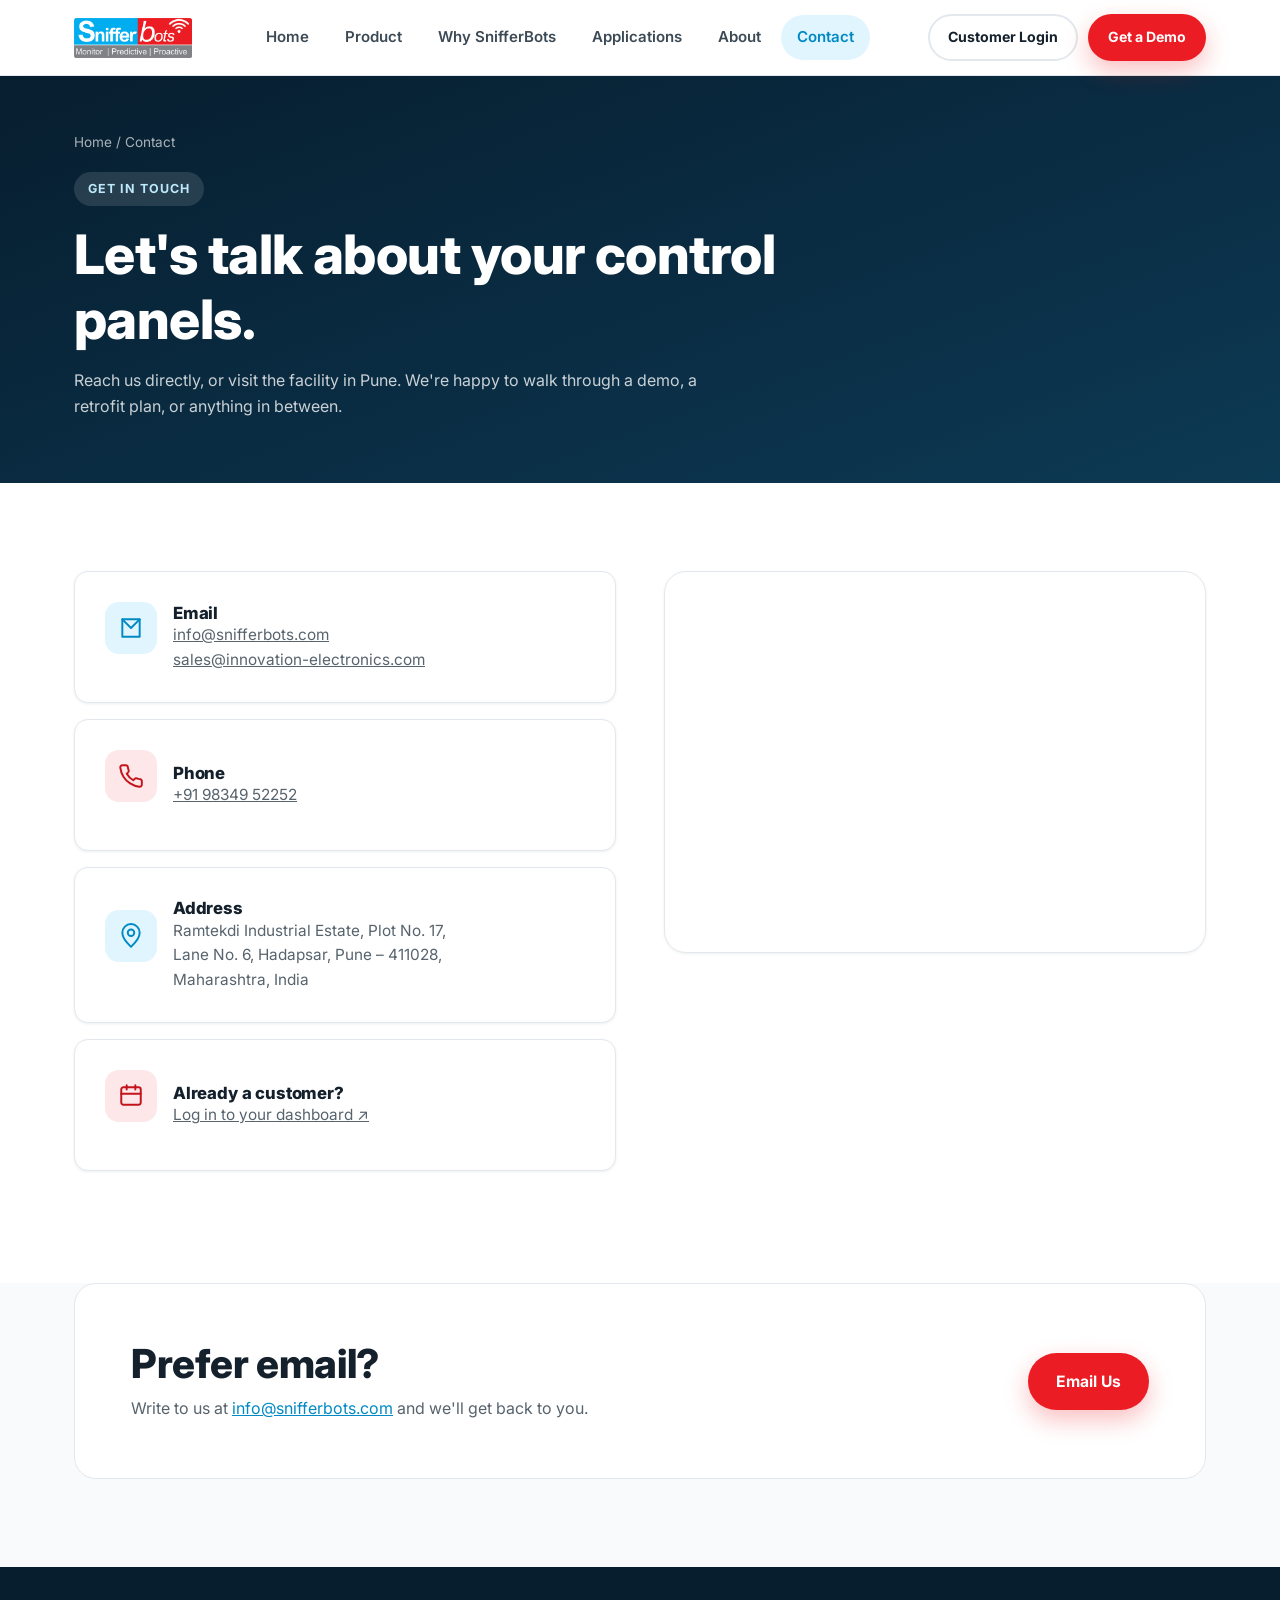
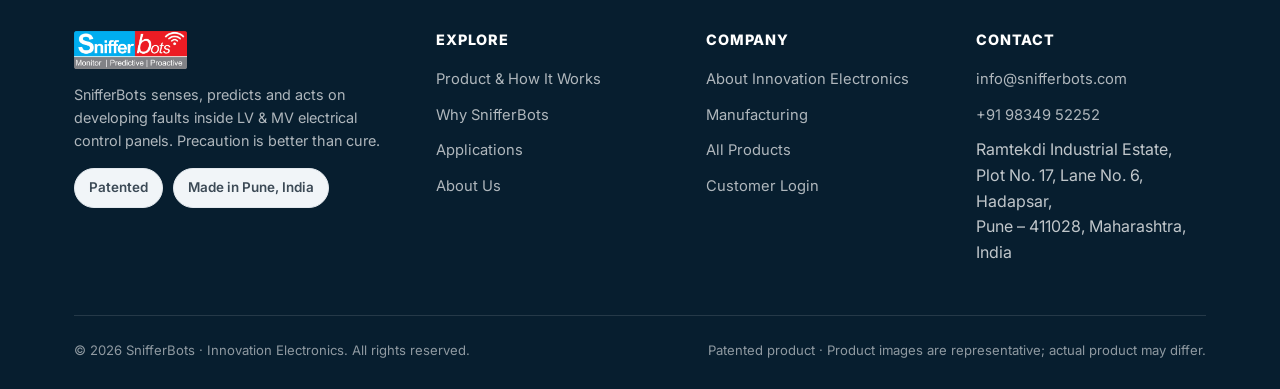
<file: contact.html>
<!DOCTYPE html>
<html lang="en">
<head>
<meta charset="UTF-8">
<meta name="viewport" content="width=device-width, initial-scale=1.0">
<title>Contact Us | SnifferBots</title>
<meta name="description" content="Get in touch with SnifferBots — Ramtekdi Industrial Estate, Hadapsar, Pune, Maharashtra, India. info@snifferbots.com">
<link rel="icon" type="image/png" href="assets/img/favicon-32.png">
<link rel="icon" type="image/png" sizes="256x256" href="assets/img/favicon-256.png">
<link rel="apple-touch-icon" href="assets/img/apple-touch-icon.png">
<link rel="preconnect" href="https://fonts.googleapis.com">
<link rel="preconnect" href="https://fonts.gstatic.com" crossorigin>
<link href="https://fonts.googleapis.com/css2?family=Inter:wght@400;500;600;700;800&display=swap" rel="stylesheet">
<link rel="stylesheet" href="css/style.css">
</head>
<body>

<header class="site-header">
  <div class="container">
    <a href="index.html" class="brand"><img src="assets/img/logo.png" alt="SnifferBots — Sense | Predict | Act"></a>
    <nav class="nav-desktop">
      <a href="index.html">Home</a>
      <a href="product.html">Product</a>
      <a href="why-snifferbots.html">Why SnifferBots</a>
      <a href="applications.html">Applications</a>
      <a href="about.html">About</a>
      <a href="contact.html" class="active">Contact</a>
    </nav>
    <div class="header-actions">
      <a href="https://admin.snifferbots.com/Account/Login" class="btn btn-ghost btn-sm desktop-only">Customer Login</a>
      <a href="contact.html" class="btn btn-primary btn-sm">Get a Demo</a>
      <button class="hamburger" aria-label="Menu" aria-expanded="false"><span></span></button>
    </div>
  </div>
</header>
<div class="nav-mobile">
    <a href="index.html">Home</a>
    <a href="product.html">Product</a>
    <a href="why-snifferbots.html">Why SnifferBots</a>
    <a href="applications.html">Applications</a>
    <a href="about.html">About</a>
    <a href="contact.html" class="active">Contact</a>
    <div class="header-actions">
      <a href="https://admin.snifferbots.com/Account/Login" class="btn btn-ghost btn-block">Customer Login</a>
      <a href="contact.html" class="btn btn-primary btn-block">Get a Demo</a>
    </div>
  </div>

<main>

  <section class="page-hero bg-deep">
    <div class="container">
      <div class="breadcrumb"><a href="index.html">Home</a> / Contact</div>
      <span class="eyebrow">Get in touch</span>
      <h1>Let's talk about your control panels.</h1>
      <p>Reach us directly, or visit the facility in Pune. We're happy to walk through a demo, a retrofit plan, or anything in between.</p>
    </div>
  </section>

  <section>
    <div class="container">
      <div class="grid grid-2" style="gap:48px;align-items:start;">

        <div style="display:grid;gap:16px;">
          <div class="card reveal flex gap-16 items-center">
            <div class="icon-badge"><svg viewBox="0 0 24 24" fill="none" stroke="currentColor" stroke-width="1.8" stroke-linecap="round" stroke-linejoin="round"><path d="M4 4h16v16H4z"/><path d="m4 4 8 8 8-8"/></svg></div>
            <div>
              <h4>Email</h4>
              <p><a href="mailto:info@snifferbots.com" style="text-decoration:underline;">info@snifferbots.com</a><br><a href="mailto:sales@innovation-electronics.com" style="text-decoration:underline;">sales@innovation-electronics.com</a></p>
            </div>
          </div>
          <div class="card reveal flex gap-16 items-center">
            <div class="icon-badge red"><svg viewBox="0 0 24 24" fill="none" stroke="currentColor" stroke-width="1.8" stroke-linecap="round" stroke-linejoin="round"><path d="M22 16.92v3a2 2 0 0 1-2.18 2 19.79 19.79 0 0 1-8.63-3.07 19.5 19.5 0 0 1-6-6 19.79 19.79 0 0 1-3.07-8.67A2 2 0 0 1 4.11 2h3a2 2 0 0 1 2 1.72c.13.96.36 1.9.7 2.81a2 2 0 0 1-.45 2.11L8.09 9.91a16 16 0 0 0 6 6l1.27-1.27a2 2 0 0 1 2.11-.45c.9.34 1.85.57 2.81.7A2 2 0 0 1 22 16.92Z"/></svg></div>
            <div>
              <h4>Phone</h4>
              <p><a href="tel:+919834952252" style="text-decoration:underline;">+91 98349 52252</a></p>
            </div>
          </div>
          <div class="card reveal flex gap-16 items-center">
            <div class="icon-badge"><svg viewBox="0 0 24 24" fill="none" stroke="currentColor" stroke-width="1.8" stroke-linecap="round" stroke-linejoin="round"><path d="M12 22s8-7.58 8-13A8 8 0 0 0 4 9c0 5.42 8 13 8 13Z"/><circle cx="12" cy="9" r="3"/></svg></div>
            <div>
              <h4>Address</h4>
              <p>Ramtekdi Industrial Estate, Plot No. 17,<br>Lane No. 6, Hadapsar, Pune – 411028,<br>Maharashtra, India</p>
            </div>
          </div>
          <div class="card reveal flex gap-16 items-center">
            <div class="icon-badge red"><svg viewBox="0 0 24 24" fill="none" stroke="currentColor" stroke-width="1.8" stroke-linecap="round" stroke-linejoin="round"><rect x="3" y="4" width="18" height="16" rx="2"/><path d="M3 10h18M8 2v4M16 2v4"/></svg></div>
            <div>
              <h4>Already a customer?</h4>
              <p><a href="https://admin.snifferbots.com/Account/Login" style="text-decoration:underline;">Log in to your dashboard ↗</a></p>
            </div>
          </div>
        </div>

        <div class="map-frame reveal">
          <iframe src="https://www.google.com/maps?q=Ramtekdi+Industrial+Estate,+Plot+No.17,+Lane+No+6,+Hadapsar,+Pune+411028,+Maharashtra,+India&output=embed" loading="lazy" referrerpolicy="no-referrer-when-downgrade" title="SnifferBots location — Ramtekdi Industrial Estate, Hadapsar, Pune"></iframe>
        </div>

      </div>
    </div>
  </section>

  <section class="bg-alt" style="padding-top:0;margin-top:24px;">
    <div class="container">
      <div class="cta-banner" style="background:var(--white);border:1px solid var(--gray-200);">
        <div>
          <h2>Prefer email?</h2>
          <p class="mt-8">Write to us at <a href="mailto:info@snifferbots.com" style="text-decoration:underline;color:var(--blue-dark);">info@snifferbots.com</a> and we'll get back to you.</p>
        </div>
        <div class="flex gap-16 wrap">
          <a href="mailto:info@snifferbots.com" class="btn btn-primary">Email Us</a>
        </div>
      </div>
    </div>
  </section>

</main>

<footer class="site-footer">
  <div class="container">
    <div class="footer-grid">
      <div class="footer-brand">
        <img src="assets/img/logo.png" alt="SnifferBots">
        <p>SnifferBots senses, predicts and acts on developing faults inside LV &amp; MV electrical control panels. Precaution is better than cure.</p>
        <div class="badge-row mt-16">
          <span class="badge">Patented</span>
          <span class="badge">Made in Pune, India</span>
        </div>
      </div>
      <div>
        <h4>Explore</h4>
        <ul>
          <li><a href="product.html">Product &amp; How It Works</a></li>
          <li><a href="why-snifferbots.html">Why SnifferBots</a></li>
          <li><a href="applications.html">Applications</a></li>
          <li><a href="about.html">About Us</a></li>
        </ul>
      </div>
      <div>
        <h4>Company</h4>
        <ul>
          <li><a href="https://www.innovation-electronics.com/about" target="_blank" rel="noopener">About Innovation Electronics</a></li>
          <li><a href="https://www.innovation-electronics.com/manufacturing" target="_blank" rel="noopener">Manufacturing</a></li>
          <li><a href="https://www.innovation-electronics.com/products" target="_blank" rel="noopener">All Products</a></li>
          <li><a href="https://admin.snifferbots.com/Account/Login" target="_blank" rel="noopener">Customer Login</a></li>
        </ul>
      </div>
      <div>
        <h4>Contact</h4>
        <ul>
          <li><a href="mailto:info@snifferbots.com">info@snifferbots.com</a></li>
          <li><a href="tel:+919834952252">+91 98349 52252</a></li>
          <li>Ramtekdi Industrial Estate,<br>Plot No. 17, Lane No. 6, Hadapsar,<br>Pune – 411028, Maharashtra, India</li>
        </ul>
      </div>
    </div>
    <div class="footer-bottom">
      <span>© <span data-year></span> SnifferBots · Innovation Electronics. All rights reserved.</span>
      <span>Patented product · Product images are representative; actual product may differ.</span>
    </div>
  </div>
</footer>
<script src="js/main.js"></script>
</body>
</html>
</file>
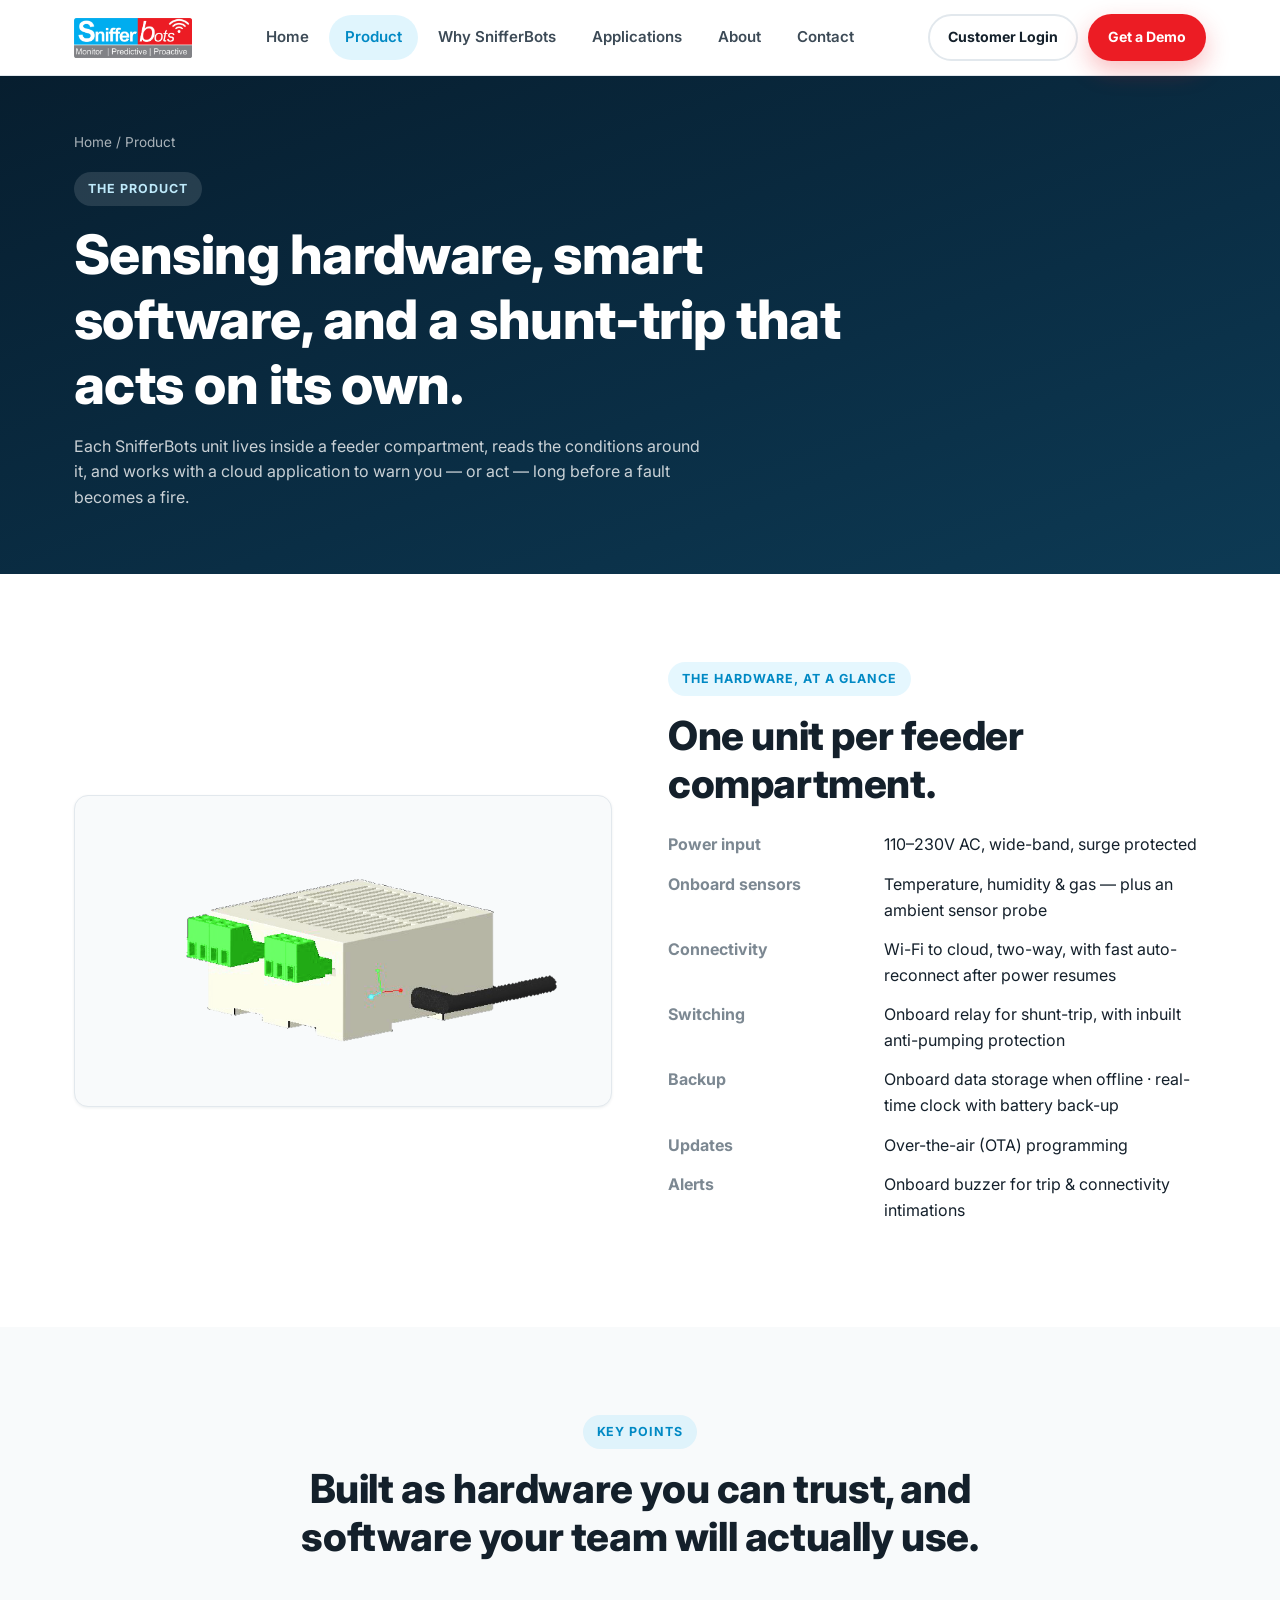
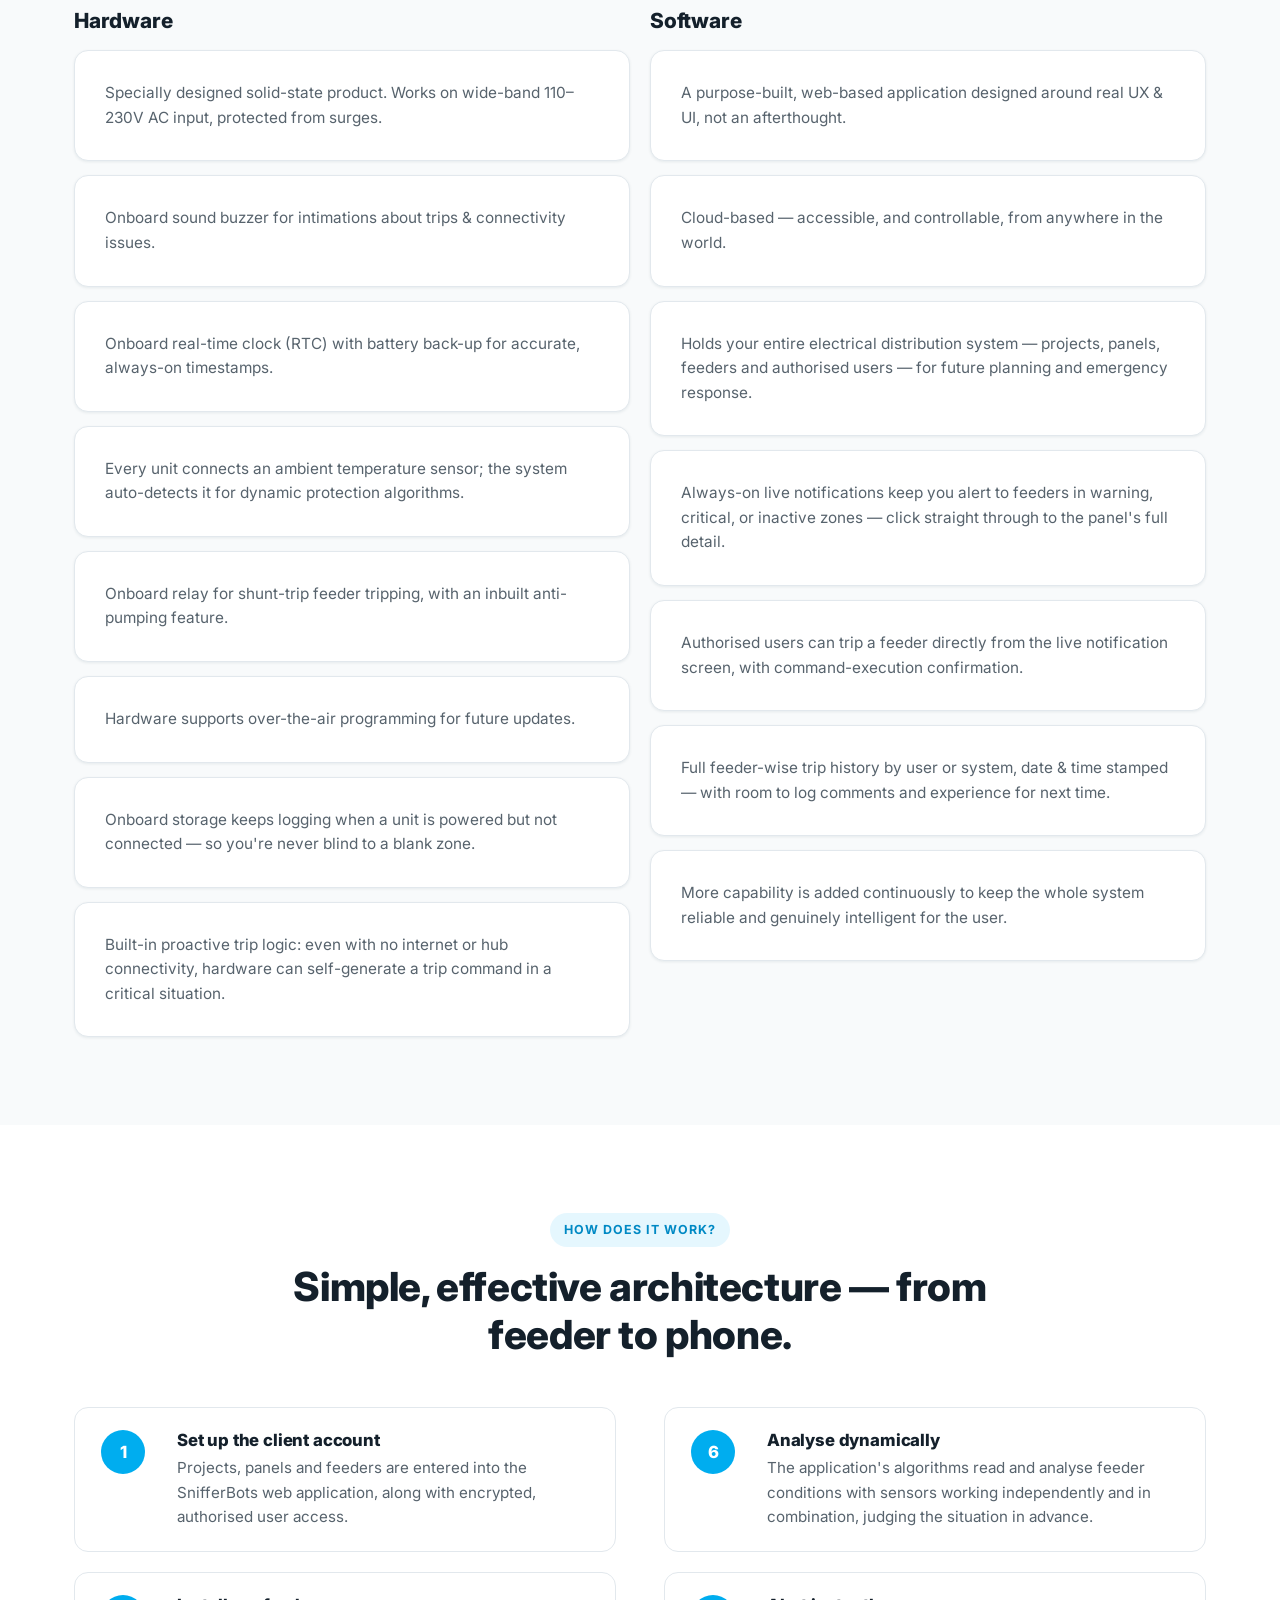
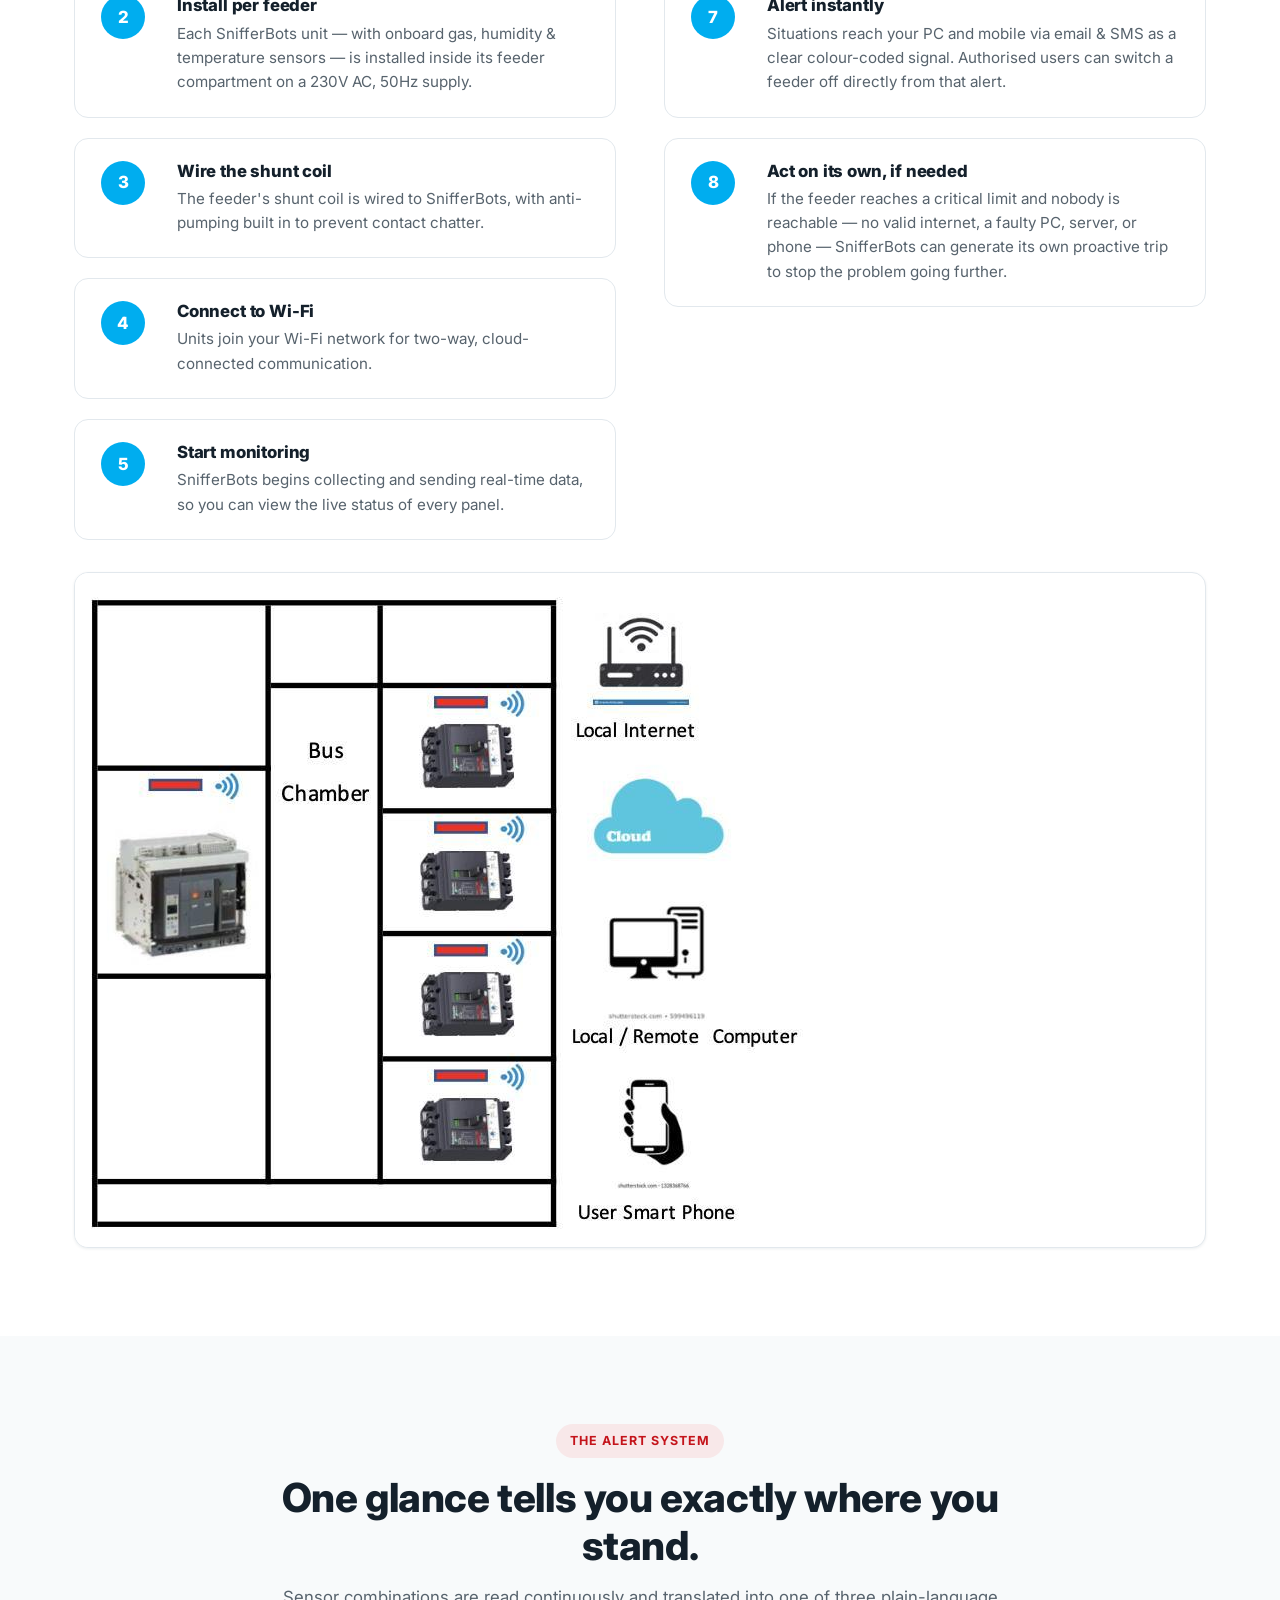
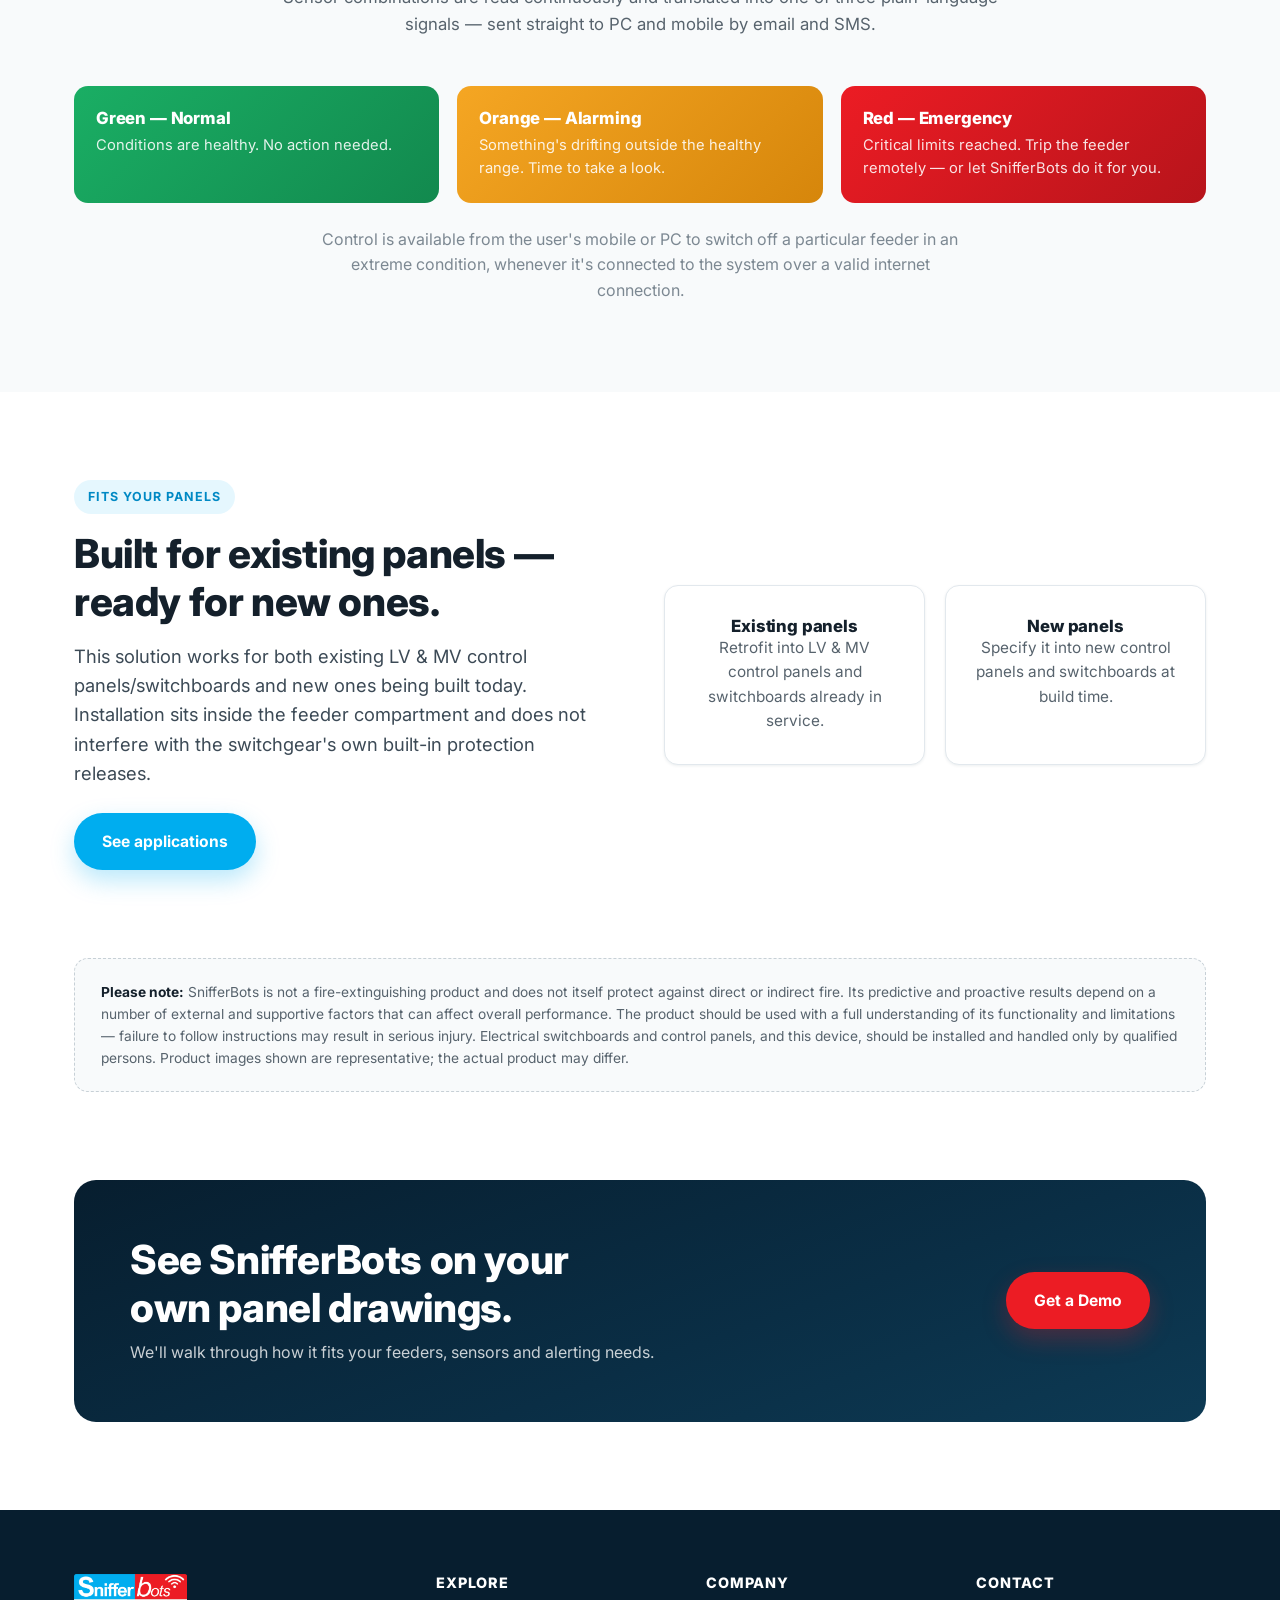
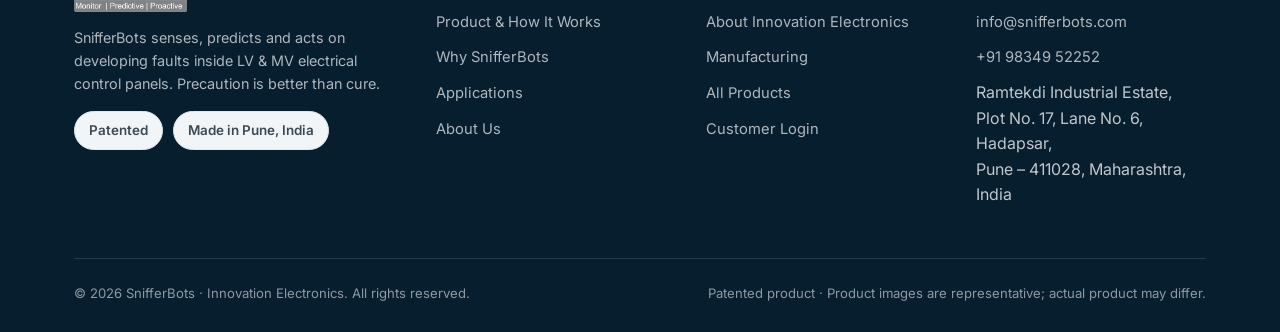
<file: product.html>
<!DOCTYPE html>
<html lang="en">
<head>
<meta charset="UTF-8">
<meta name="viewport" content="width=device-width, initial-scale=1.0">
<title>Product &amp; How It Works | SnifferBots</title>
<meta name="description" content="Inside SnifferBots: onboard sensors, shunt-trip relay and cloud software. See the full 8-step process and the Green-Orange-Red alert system that keeps your panels safe.">
<link rel="icon" type="image/png" href="assets/img/favicon-32.png">
<link rel="icon" type="image/png" sizes="256x256" href="assets/img/favicon-256.png">
<link rel="apple-touch-icon" href="assets/img/apple-touch-icon.png">
<link rel="preconnect" href="https://fonts.googleapis.com">
<link rel="preconnect" href="https://fonts.gstatic.com" crossorigin>
<link href="https://fonts.googleapis.com/css2?family=Inter:wght@400;500;600;700;800&display=swap" rel="stylesheet">
<link rel="stylesheet" href="css/style.css">
</head>
<body>

<header class="site-header">
  <div class="container">
    <a href="index.html" class="brand"><img src="assets/img/logo.png" alt="SnifferBots — Sense | Predict | Act"></a>
    <nav class="nav-desktop">
      <a href="index.html">Home</a>
      <a href="product.html" class="active">Product</a>
      <a href="why-snifferbots.html">Why SnifferBots</a>
      <a href="applications.html">Applications</a>
      <a href="about.html">About</a>
      <a href="contact.html">Contact</a>
    </nav>
    <div class="header-actions">
      <a href="https://admin.snifferbots.com/Account/Login" class="btn btn-ghost btn-sm desktop-only">Customer Login</a>
      <a href="contact.html" class="btn btn-primary btn-sm">Get a Demo</a>
      <button class="hamburger" aria-label="Menu" aria-expanded="false"><span></span></button>
    </div>
  </div>
</header>
<div class="nav-mobile">
    <a href="index.html">Home</a>
    <a href="product.html" class="active">Product</a>
    <a href="why-snifferbots.html">Why SnifferBots</a>
    <a href="applications.html">Applications</a>
    <a href="about.html">About</a>
    <a href="contact.html">Contact</a>
    <div class="header-actions">
      <a href="https://admin.snifferbots.com/Account/Login" class="btn btn-ghost btn-block">Customer Login</a>
      <a href="contact.html" class="btn btn-primary btn-block">Get a Demo</a>
    </div>
  </div>

<main>

  <section class="page-hero bg-deep">
    <div class="container">
      <div class="breadcrumb"><a href="index.html">Home</a> / Product</div>
      <span class="eyebrow">The product</span>
      <h1>Sensing hardware, smart software, and a shunt-trip that acts on its own.</h1>
      <p>Each SnifferBots unit lives inside a feeder compartment, reads the conditions around it, and works with a cloud application to warn you — or act — long before a fault becomes a fire.</p>
    </div>
  </section>

  <!-- DEVICE + SPECS -->
  <section>
    <div class="container">
      <div class="grid grid-2" style="align-items:center;gap:56px;">
        <div class="card" style="background:var(--gray-50);display:flex;align-items:center;justify-content:center;padding:48px;">
          <img src="assets/img/product-device.png" alt="SnifferBots IoT sensor unit — input supply 240V AC 50Hz, with ambient sensor terminal and wireless antenna">
        </div>
        <div>
          <span class="eyebrow">The hardware, at a glance</span>
          <h2>One unit per feeder compartment.</h2>
          <dl style="display:grid;grid-template-columns:160px 1fr;row-gap:14px;column-gap:16px;margin-top:24px;">
            <dt class="muted" style="font-weight:700;">Power input</dt><dd>110–230V AC, wide-band, surge protected</dd>
            <dt class="muted" style="font-weight:700;">Onboard sensors</dt><dd>Temperature, humidity &amp; gas — plus an ambient sensor probe</dd>
            <dt class="muted" style="font-weight:700;">Connectivity</dt><dd>Wi-Fi to cloud, two-way, with fast auto-reconnect after power resumes</dd>
            <dt class="muted" style="font-weight:700;">Switching</dt><dd>Onboard relay for shunt-trip, with inbuilt anti-pumping protection</dd>
            <dt class="muted" style="font-weight:700;">Backup</dt><dd>Onboard data storage when offline · real-time clock with battery back-up</dd>
            <dt class="muted" style="font-weight:700;">Updates</dt><dd>Over-the-air (OTA) programming</dd>
            <dt class="muted" style="font-weight:700;">Alerts</dt><dd>Onboard buzzer for trip &amp; connectivity intimations</dd>
          </dl>
        </div>
      </div>
    </div>
  </section>

  <!-- HARDWARE / SOFTWARE KEY POINTS -->
  <section class="bg-alt">
    <div class="container">
      <div class="section-head center">
        <span class="eyebrow">Key points</span>
        <h2>Built as hardware you can trust, and software your team will actually use.</h2>
      </div>
      <div class="grid grid-2" style="gap:20px;align-items:start;">
        <div>
          <h3 class="mb-16">Hardware</h3>
          <div style="display:grid;gap:14px;">
            <div class="card reveal"><p>Specially designed solid-state product. Works on wide-band 110–230V AC input, protected from surges.</p></div>
            <div class="card reveal"><p>Onboard sound buzzer for intimations about trips &amp; connectivity issues.</p></div>
            <div class="card reveal"><p>Onboard real-time clock (RTC) with battery back-up for accurate, always-on timestamps.</p></div>
            <div class="card reveal"><p>Every unit connects an ambient temperature sensor; the system auto-detects it for dynamic protection algorithms.</p></div>
            <div class="card reveal"><p>Onboard relay for shunt-trip feeder tripping, with an inbuilt anti-pumping feature.</p></div>
            <div class="card reveal"><p>Hardware supports over-the-air programming for future updates.</p></div>
            <div class="card reveal"><p>Onboard storage keeps logging when a unit is powered but not connected — so you're never blind to a blank zone.</p></div>
            <div class="card reveal"><p>Built-in proactive trip logic: even with no internet or hub connectivity, hardware can self-generate a trip command in a critical situation.</p></div>
          </div>
        </div>
        <div>
          <h3 class="mb-16">Software</h3>
          <div style="display:grid;gap:14px;">
            <div class="card reveal"><p>A purpose-built, web-based application designed around real UX &amp; UI, not an afterthought.</p></div>
            <div class="card reveal"><p>Cloud-based — accessible, and controllable, from anywhere in the world.</p></div>
            <div class="card reveal"><p>Holds your entire electrical distribution system — projects, panels, feeders and authorised users — for future planning and emergency response.</p></div>
            <div class="card reveal"><p>Always-on live notifications keep you alert to feeders in warning, critical, or inactive zones — click straight through to the panel's full detail.</p></div>
            <div class="card reveal"><p>Authorised users can trip a feeder directly from the live notification screen, with command-execution confirmation.</p></div>
            <div class="card reveal"><p>Full feeder-wise trip history by user or system, date &amp; time stamped — with room to log comments and experience for next time.</p></div>
            <div class="card reveal"><p>More capability is added continuously to keep the whole system reliable and genuinely intelligent for the user.</p></div>
          </div>
        </div>
      </div>
    </div>
  </section>

  <!-- HOW IT WORKS - 8 STEPS -->
  <section>
    <div class="container">
      <div class="section-head center">
        <span class="eyebrow">How does it work?</span>
        <h2>Simple, effective architecture — from feeder to phone.</h2>
      </div>
      <div class="grid grid-2" style="gap:48px;align-items:start;">
        <div class="steps">
          <div class="step reveal"><div class="num">1</div><div><h4>Set up the client account</h4><p>Projects, panels and feeders are entered into the SnifferBots web application, along with encrypted, authorised user access.</p></div></div>
          <div class="step reveal"><div class="num">2</div><div><h4>Install per feeder</h4><p>Each SnifferBots unit — with onboard gas, humidity &amp; temperature sensors — is installed inside its feeder compartment on a 230V AC, 50Hz supply.</p></div></div>
          <div class="step reveal"><div class="num">3</div><div><h4>Wire the shunt coil</h4><p>The feeder's shunt coil is wired to SnifferBots, with anti-pumping built in to prevent contact chatter.</p></div></div>
          <div class="step reveal"><div class="num">4</div><div><h4>Connect to Wi-Fi</h4><p>Units join your Wi-Fi network for two-way, cloud-connected communication.</p></div></div>
          <div class="step reveal"><div class="num">5</div><div><h4>Start monitoring</h4><p>SnifferBots begins collecting and sending real-time data, so you can view the live status of every panel.</p></div></div>
        </div>
        <div class="steps">
          <div class="step reveal"><div class="num">6</div><div><h4>Analyse dynamically</h4><p>The application's algorithms read and analyse feeder conditions with sensors working independently and in combination, judging the situation in advance.</p></div></div>
          <div class="step reveal"><div class="num">7</div><div><h4>Alert instantly</h4><p>Situations reach your PC and mobile via email &amp; SMS as a clear colour-coded signal. Authorised users can switch a feeder off directly from that alert.</p></div></div>
          <div class="step reveal"><div class="num">8</div><div><h4>Act on its own, if needed</h4><p>If the feeder reaches a critical limit and nobody is reachable — no valid internet, a faulty PC, server, or phone — SnifferBots can generate its own proactive trip to stop the problem going further.</p></div></div>
        </div>
      </div>
      <div class="card mt-32" style="padding:0;overflow:hidden;">
        <img src="assets/img/architecture-diagram.jpg" alt="Diagram: SnifferBots units in each feeder compartment connect wirelessly to a cloud server, which syncs to a local/remote computer and the user's smartphone">
      </div>
    </div>
  </section>

  <!-- STATUS SYSTEM -->
  <section class="bg-alt">
    <div class="container">
      <div class="section-head center">
        <span class="eyebrow red">The alert system</span>
        <h2>One glance tells you exactly where you stand.</h2>
        <p>Sensor combinations are read continuously and translated into one of three plain-language signals — sent straight to PC and mobile by email and SMS.</p>
      </div>
      <div class="status-legend">
        <div class="item green reveal">
          <h4>Green — Normal</h4>
          <p>Conditions are healthy. No action needed.</p>
        </div>
        <div class="item orange reveal">
          <h4>Orange — Alarming</h4>
          <p>Something's drifting outside the healthy range. Time to take a look.</p>
        </div>
        <div class="item red reveal">
          <h4>Red — Emergency</h4>
          <p>Critical limits reached. Trip the feeder remotely — or let SnifferBots do it for you.</p>
        </div>
      </div>
      <p class="text-center muted mt-24" style="max-width:640px;margin-left:auto;margin-right:auto;">Control is available from the user's mobile or PC to switch off a particular feeder in an extreme condition, whenever it's connected to the system over a valid internet connection.</p>
    </div>
  </section>

  <!-- APPLICABILITY -->
  <section>
    <div class="container">
      <div class="grid grid-2" style="align-items:center;gap:48px;">
        <div>
          <span class="eyebrow">Fits your panels</span>
          <h2>Built for existing panels — ready for new ones.</h2>
          <p class="lede mt-16">This solution works for both existing LV &amp; MV control panels/switchboards and new ones being built today. Installation sits inside the feeder compartment and does not interfere with the switchgear's own built-in protection releases.</p>
          <a href="applications.html" class="btn btn-blue mt-24">See applications</a>
        </div>
        <div class="grid grid-2" style="gap:20px;">
          <div class="card text-center reveal"><h4>Existing panels</h4><p>Retrofit into LV &amp; MV control panels and switchboards already in service.</p></div>
          <div class="card text-center reveal"><h4>New panels</h4><p>Specify it into new control panels and switchboards at build time.</p></div>
        </div>
      </div>
    </div>
  </section>

  <!-- DISCLAIMER -->
  <section style="padding-top:0;">
    <div class="container">
      <div class="disclaimer-box">
        <strong>Please note:</strong> SnifferBots is not a fire-extinguishing product and does not itself protect against direct or indirect fire. Its predictive and proactive results depend on a number of external and supportive factors that can affect overall performance. The product should be used with a full understanding of its functionality and limitations — failure to follow instructions may result in serious injury. Electrical switchboards and control panels, and this device, should be installed and handled only by qualified persons. Product images shown are representative; the actual product may differ.
      </div>
    </div>
  </section>

  <section style="padding-top:0;">
    <div class="container">
      <div class="cta-banner bg-deep">
        <div>
          <h2>See SnifferBots on your own panel drawings.</h2>
          <p class="mt-8">We'll walk through how it fits your feeders, sensors and alerting needs.</p>
        </div>
        <div class="flex gap-16 wrap">
          <a href="contact.html" class="btn btn-primary">Get a Demo</a>
        </div>
      </div>
    </div>
  </section>

</main>

<footer class="site-footer">
  <div class="container">
    <div class="footer-grid">
      <div class="footer-brand">
        <img src="assets/img/logo.png" alt="SnifferBots">
        <p>SnifferBots senses, predicts and acts on developing faults inside LV &amp; MV electrical control panels. Precaution is better than cure.</p>
        <div class="badge-row mt-16">
          <span class="badge">Patented</span>
          <span class="badge">Made in Pune, India</span>
        </div>
      </div>
      <div>
        <h4>Explore</h4>
        <ul>
          <li><a href="product.html">Product &amp; How It Works</a></li>
          <li><a href="why-snifferbots.html">Why SnifferBots</a></li>
          <li><a href="applications.html">Applications</a></li>
          <li><a href="about.html">About Us</a></li>
        </ul>
      </div>
      <div>
        <h4>Company</h4>
        <ul>
          <li><a href="https://www.innovation-electronics.com/about" target="_blank" rel="noopener">About Innovation Electronics</a></li>
          <li><a href="https://www.innovation-electronics.com/manufacturing" target="_blank" rel="noopener">Manufacturing</a></li>
          <li><a href="https://www.innovation-electronics.com/products" target="_blank" rel="noopener">All Products</a></li>
          <li><a href="https://admin.snifferbots.com/Account/Login" target="_blank" rel="noopener">Customer Login</a></li>
        </ul>
      </div>
      <div>
        <h4>Contact</h4>
        <ul>
          <li><a href="mailto:info@snifferbots.com">info@snifferbots.com</a></li>
          <li><a href="tel:+919834952252">+91 98349 52252</a></li>
          <li>Ramtekdi Industrial Estate,<br>Plot No. 17, Lane No. 6, Hadapsar,<br>Pune – 411028, Maharashtra, India</li>
        </ul>
      </div>
    </div>
    <div class="footer-bottom">
      <span>© <span data-year></span> SnifferBots · Innovation Electronics. All rights reserved.</span>
      <span>Patented product · Product images are representative; actual product may differ.</span>
    </div>
  </div>
</footer>
<script src="js/main.js"></script>
</body>
</html>
</file>
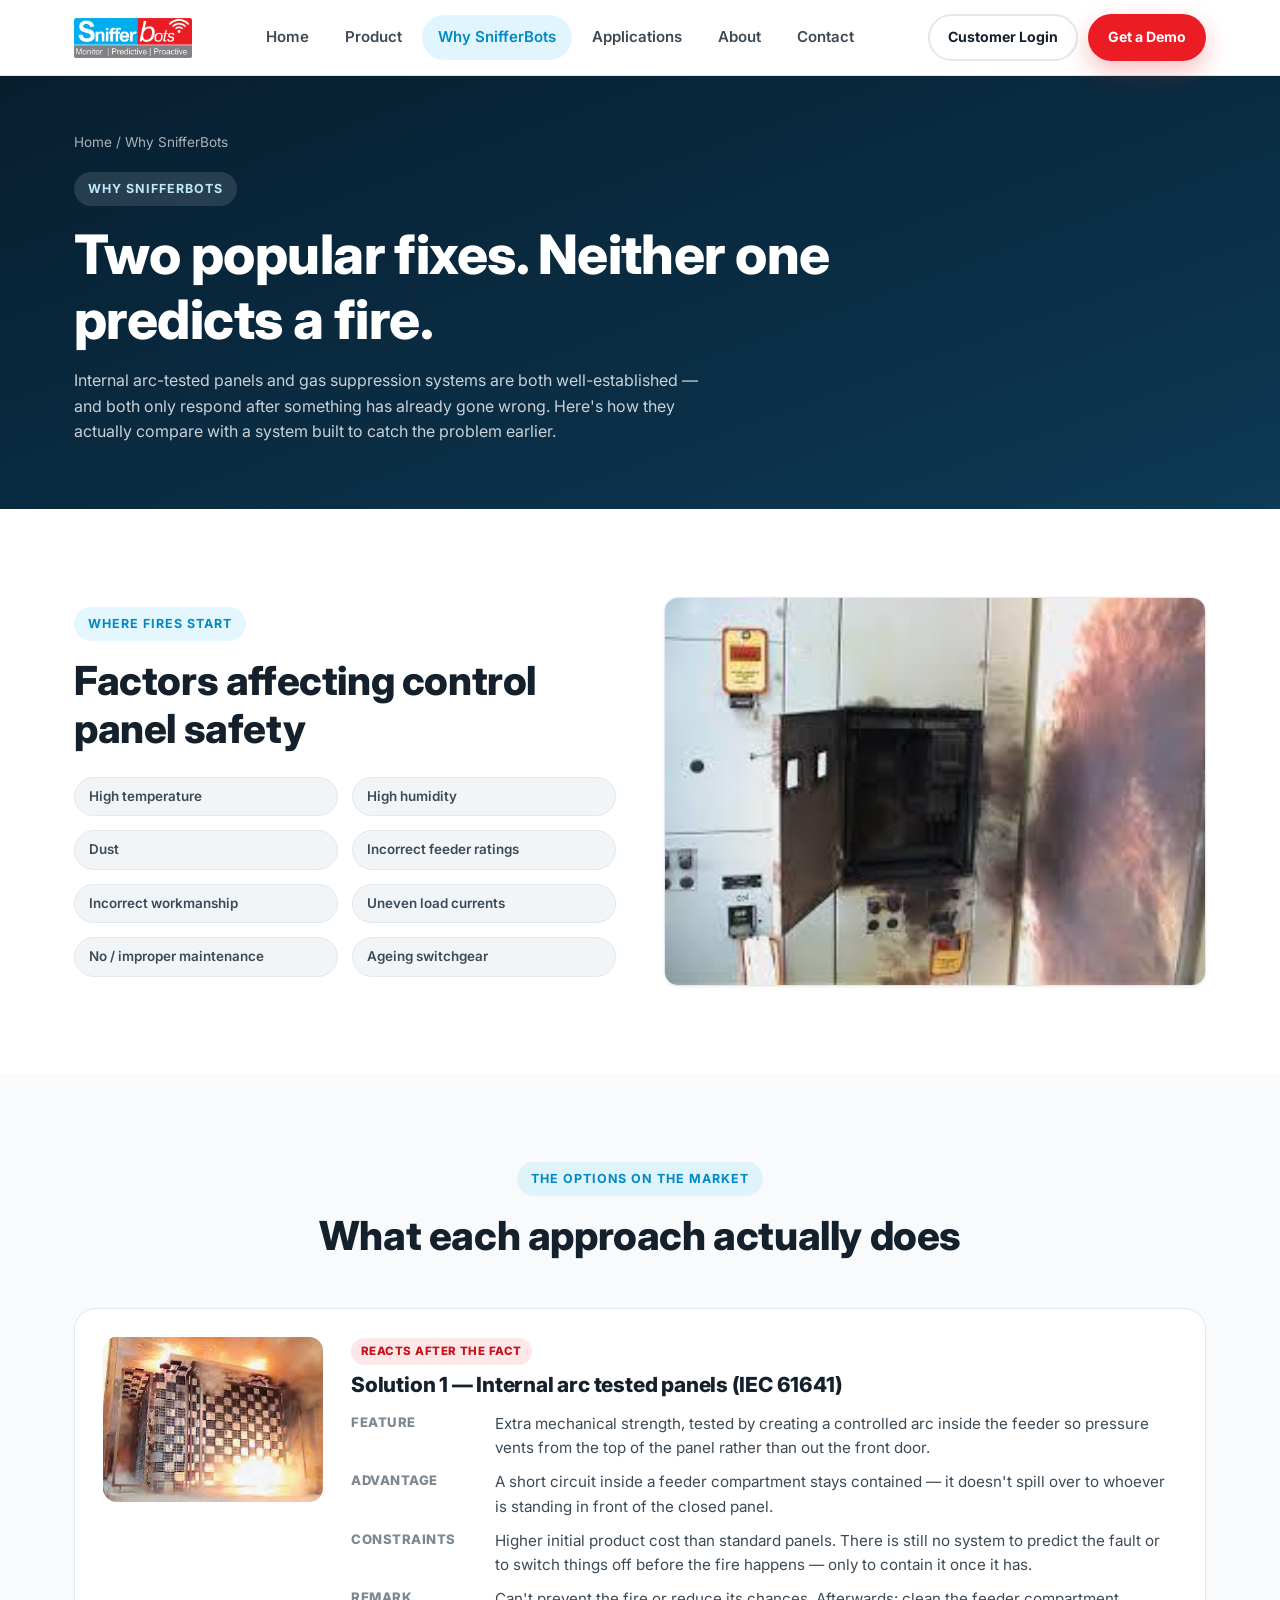
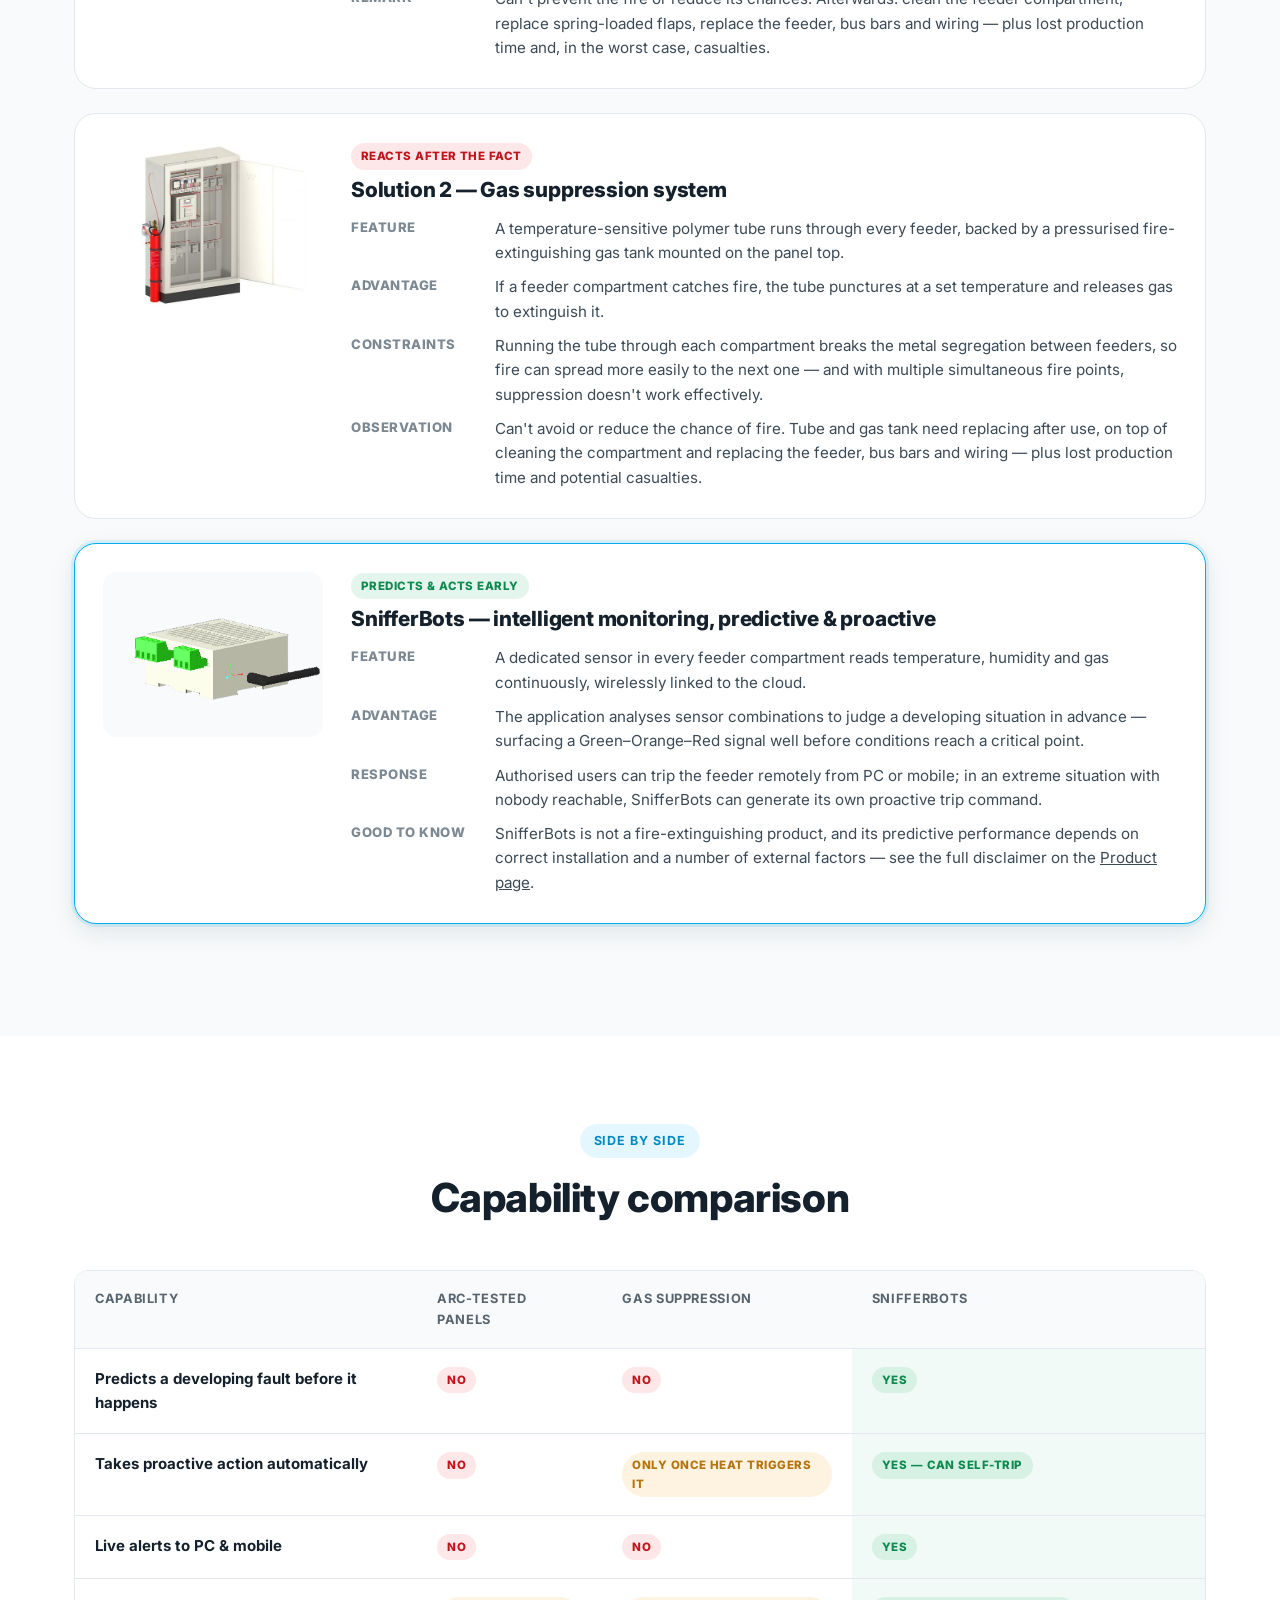
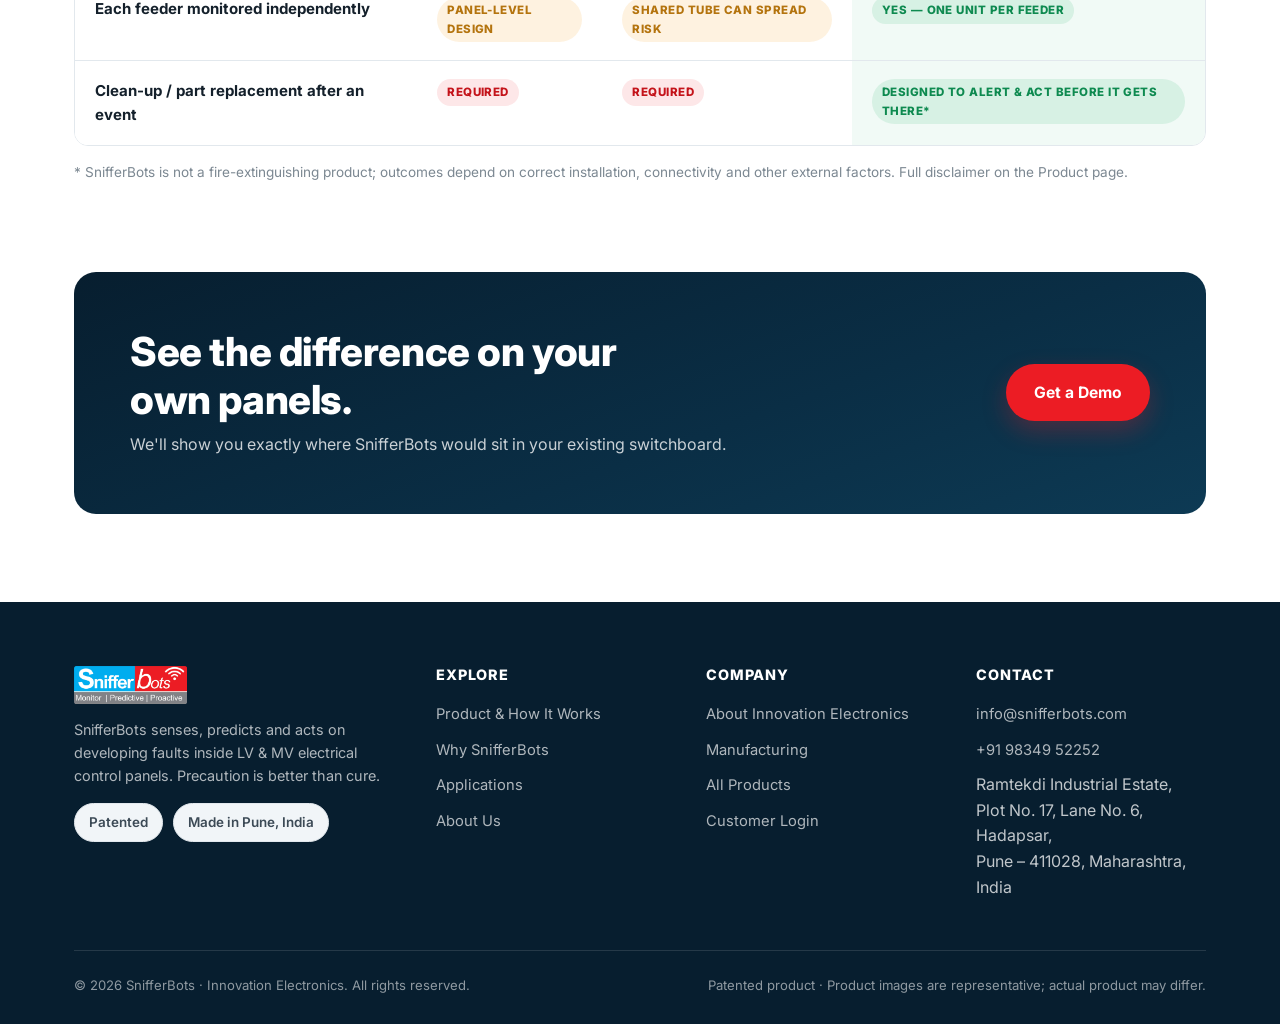
<file: why-snifferbots.html>
<!DOCTYPE html>
<html lang="en">
<head>
<meta charset="UTF-8">
<meta name="viewport" content="width=device-width, initial-scale=1.0">
<title>Why SnifferBots | Comparison vs. Arc-Tested Panels &amp; Gas Suppression</title>
<meta name="description" content="How SnifferBots compares to internal arc-tested panels (IEC 61641) and gas suppression systems — and why predicting a fault beats reacting to one.">
<link rel="icon" type="image/png" href="assets/img/favicon-32.png">
<link rel="icon" type="image/png" sizes="256x256" href="assets/img/favicon-256.png">
<link rel="apple-touch-icon" href="assets/img/apple-touch-icon.png">
<link rel="preconnect" href="https://fonts.googleapis.com">
<link rel="preconnect" href="https://fonts.gstatic.com" crossorigin>
<link href="https://fonts.googleapis.com/css2?family=Inter:wght@400;500;600;700;800&display=swap" rel="stylesheet">
<link rel="stylesheet" href="css/style.css">
</head>
<body>

<header class="site-header">
  <div class="container">
    <a href="index.html" class="brand"><img src="assets/img/logo.png" alt="SnifferBots — Sense | Predict | Act"></a>
    <nav class="nav-desktop">
      <a href="index.html">Home</a>
      <a href="product.html">Product</a>
      <a href="why-snifferbots.html" class="active">Why SnifferBots</a>
      <a href="applications.html">Applications</a>
      <a href="about.html">About</a>
      <a href="contact.html">Contact</a>
    </nav>
    <div class="header-actions">
      <a href="https://admin.snifferbots.com/Account/Login" class="btn btn-ghost btn-sm desktop-only">Customer Login</a>
      <a href="contact.html" class="btn btn-primary btn-sm">Get a Demo</a>
      <button class="hamburger" aria-label="Menu" aria-expanded="false"><span></span></button>
    </div>
  </div>
</header>
<div class="nav-mobile">
    <a href="index.html">Home</a>
    <a href="product.html">Product</a>
    <a href="why-snifferbots.html" class="active">Why SnifferBots</a>
    <a href="applications.html">Applications</a>
    <a href="about.html">About</a>
    <a href="contact.html">Contact</a>
    <div class="header-actions">
      <a href="https://admin.snifferbots.com/Account/Login" class="btn btn-ghost btn-block">Customer Login</a>
      <a href="contact.html" class="btn btn-primary btn-block">Get a Demo</a>
    </div>
  </div>

<main>

  <section class="page-hero bg-deep">
    <div class="container">
      <div class="breadcrumb"><a href="index.html">Home</a> / Why SnifferBots</div>
      <span class="eyebrow red">Why SnifferBots</span>
      <h1>Two popular fixes. Neither one predicts a fire.</h1>
      <p>Internal arc-tested panels and gas suppression systems are both well-established — and both only respond after something has already gone wrong. Here's how they actually compare with a system built to catch the problem earlier.</p>
    </div>
  </section>

  <!-- FACTORS -->
  <section>
    <div class="container">
      <div class="grid grid-2" style="gap:48px;align-items:center;">
        <div>
          <span class="eyebrow">Where fires start</span>
          <h2>Factors affecting control panel safety</h2>
          <div class="grid grid-2 mt-24" style="gap:14px;">
            <div class="badge" style="justify-content:flex-start;">High temperature</div>
            <div class="badge" style="justify-content:flex-start;">High humidity</div>
            <div class="badge" style="justify-content:flex-start;">Dust</div>
            <div class="badge" style="justify-content:flex-start;">Incorrect feeder ratings</div>
            <div class="badge" style="justify-content:flex-start;">Incorrect workmanship</div>
            <div class="badge" style="justify-content:flex-start;">Uneven load currents</div>
            <div class="badge" style="justify-content:flex-start;">No / improper maintenance</div>
            <div class="badge" style="justify-content:flex-start;">Ageing switchgear</div>
          </div>
        </div>
        <div class="card reveal" style="padding:0;overflow:hidden;">
          <img src="assets/img/panel-damage.jpg" alt="Fire damage inside an electrical control panel compartment" style="width:100%;">
        </div>
      </div>
    </div>
  </section>

  <!-- SOLUTION PROFILES -->
  <section class="bg-alt">
    <div class="container">
      <div class="section-head center">
        <span class="eyebrow">The options on the market</span>
        <h2>What each approach actually does</h2>
      </div>

      <div class="solution-card reveal">
        <div class="thumb"><img src="assets/img/arc-test-fire.jpg" alt="Internal arc test on a switchgear panel"></div>
        <div>
          <span class="tag no mb-8">Reacts after the fact</span>
          <h3>Solution 1 — Internal arc tested panels (IEC 61641)</h3>
          <dl>
            <dt>Feature</dt><dd>Extra mechanical strength, tested by creating a controlled arc inside the feeder so pressure vents from the top of the panel rather than out the front door.</dd>
            <dt>Advantage</dt><dd>A short circuit inside a feeder compartment stays contained — it doesn't spill over to whoever is standing in front of the closed panel.</dd>
            <dt>Constraints</dt><dd>Higher initial product cost than standard panels. There is still no system to predict the fault or to switch things off before the fire happens — only to contain it once it has.</dd>
            <dt>Remark</dt><dd>Can't prevent the fire or reduce its chances. Afterwards: clean the feeder compartment, replace spring-loaded flaps, replace the feeder, bus bars and wiring — plus lost production time and, in the worst case, casualties.</dd>
          </dl>
        </div>
      </div>

      <div class="solution-card reveal">
        <div class="thumb"><img src="assets/img/gas-suppression-cabinet.jpg" alt="Gas suppression system fitted to an electrical cabinet"></div>
        <div>
          <span class="tag no mb-8">Reacts after the fact</span>
          <h3>Solution 2 — Gas suppression system</h3>
          <dl>
            <dt>Feature</dt><dd>A temperature-sensitive polymer tube runs through every feeder, backed by a pressurised fire-extinguishing gas tank mounted on the panel top.</dd>
            <dt>Advantage</dt><dd>If a feeder compartment catches fire, the tube punctures at a set temperature and releases gas to extinguish it.</dd>
            <dt>Constraints</dt><dd>Running the tube through each compartment breaks the metal segregation between feeders, so fire can spread more easily to the next one — and with multiple simultaneous fire points, suppression doesn't work effectively.</dd>
            <dt>Observation</dt><dd>Can't avoid or reduce the chance of fire. Tube and gas tank need replacing after use, on top of cleaning the compartment and replacing the feeder, bus bars and wiring — plus lost production time and potential casualties.</dd>
          </dl>
        </div>
      </div>

      <div class="solution-card featured reveal">
        <div class="thumb"><img src="assets/img/product-device.png" alt="SnifferBots IoT sensor unit" style="object-fit:contain;background:var(--gray-50);"></div>
        <div>
          <span class="tag yes mb-8">Predicts &amp; acts early</span>
          <h3>SnifferBots — intelligent monitoring, predictive &amp; proactive</h3>
          <dl>
            <dt>Feature</dt><dd>A dedicated sensor in every feeder compartment reads temperature, humidity and gas continuously, wirelessly linked to the cloud.</dd>
            <dt>Advantage</dt><dd>The application analyses sensor combinations to judge a developing situation in advance — surfacing a Green–Orange–Red signal well before conditions reach a critical point.</dd>
            <dt>Response</dt><dd>Authorised users can trip the feeder remotely from PC or mobile; in an extreme situation with nobody reachable, SnifferBots can generate its own proactive trip command.</dd>
            <dt>Good to know</dt><dd>SnifferBots is not a fire-extinguishing product, and its predictive performance depends on correct installation and a number of external factors — see the full disclaimer on the <a href="product.html" style="text-decoration:underline;">Product page</a>.</dd>
          </dl>
        </div>
      </div>
    </div>
  </section>

  <!-- COMPARISON TABLE -->
  <section>
    <div class="container">
      <div class="section-head center">
        <span class="eyebrow">Side by side</span>
        <h2>Capability comparison</h2>
      </div>
      <div class="compare-wrap">
        <table class="compare">
          <thead>
            <tr>
              <th>Capability</th>
              <th>Arc-tested panels</th>
              <th>Gas suppression</th>
              <th>SnifferBots</th>
            </tr>
          </thead>
          <tbody>
            <tr>
              <td>Predicts a developing fault before it happens</td>
              <td><span class="tag no">No</span></td>
              <td><span class="tag no">No</span></td>
              <td class="win"><span class="tag yes">Yes</span></td>
            </tr>
            <tr>
              <td>Takes proactive action automatically</td>
              <td><span class="tag no">No</span></td>
              <td><span class="tag partial">Only once heat triggers it</span></td>
              <td class="win"><span class="tag yes">Yes — can self-trip</span></td>
            </tr>
            <tr>
              <td>Live alerts to PC &amp; mobile</td>
              <td><span class="tag no">No</span></td>
              <td><span class="tag no">No</span></td>
              <td class="win"><span class="tag yes">Yes</span></td>
            </tr>
            <tr>
              <td>Each feeder monitored independently</td>
              <td><span class="tag partial">Panel-level design</span></td>
              <td><span class="tag partial">Shared tube can spread risk</span></td>
              <td class="win"><span class="tag yes">Yes — one unit per feeder</span></td>
            </tr>
            <tr>
              <td>Clean-up / part replacement after an event</td>
              <td><span class="tag no">Required</span></td>
              <td><span class="tag no">Required</span></td>
              <td class="win"><span class="tag yes">Designed to alert &amp; act before it gets there*</span></td>
            </tr>
          </tbody>
        </table>
      </div>
      <p class="muted mt-16" style="font-size:0.85rem;">* SnifferBots is not a fire-extinguishing product; outcomes depend on correct installation, connectivity and other external factors. Full disclaimer on the <a href="product.html">Product page</a>.</p>
    </div>
  </section>

  <section style="padding-top:0;">
    <div class="container">
      <div class="cta-banner bg-deep">
        <div>
          <h2>See the difference on your own panels.</h2>
          <p class="mt-8">We'll show you exactly where SnifferBots would sit in your existing switchboard.</p>
        </div>
        <div class="flex gap-16 wrap">
          <a href="contact.html" class="btn btn-primary">Get a Demo</a>
        </div>
      </div>
    </div>
  </section>

</main>

<footer class="site-footer">
  <div class="container">
    <div class="footer-grid">
      <div class="footer-brand">
        <img src="assets/img/logo.png" alt="SnifferBots">
        <p>SnifferBots senses, predicts and acts on developing faults inside LV &amp; MV electrical control panels. Precaution is better than cure.</p>
        <div class="badge-row mt-16">
          <span class="badge">Patented</span>
          <span class="badge">Made in Pune, India</span>
        </div>
      </div>
      <div>
        <h4>Explore</h4>
        <ul>
          <li><a href="product.html">Product &amp; How It Works</a></li>
          <li><a href="why-snifferbots.html">Why SnifferBots</a></li>
          <li><a href="applications.html">Applications</a></li>
          <li><a href="about.html">About Us</a></li>
        </ul>
      </div>
      <div>
        <h4>Company</h4>
        <ul>
          <li><a href="https://www.innovation-electronics.com/about" target="_blank" rel="noopener">About Innovation Electronics</a></li>
          <li><a href="https://www.innovation-electronics.com/manufacturing" target="_blank" rel="noopener">Manufacturing</a></li>
          <li><a href="https://www.innovation-electronics.com/products" target="_blank" rel="noopener">All Products</a></li>
          <li><a href="https://admin.snifferbots.com/Account/Login" target="_blank" rel="noopener">Customer Login</a></li>
        </ul>
      </div>
      <div>
        <h4>Contact</h4>
        <ul>
          <li><a href="mailto:info@snifferbots.com">info@snifferbots.com</a></li>
          <li><a href="tel:+919834952252">+91 98349 52252</a></li>
          <li>Ramtekdi Industrial Estate,<br>Plot No. 17, Lane No. 6, Hadapsar,<br>Pune – 411028, Maharashtra, India</li>
        </ul>
      </div>
    </div>
    <div class="footer-bottom">
      <span>© <span data-year></span> SnifferBots · Innovation Electronics. All rights reserved.</span>
      <span>Patented product · Product images are representative; actual product may differ.</span>
    </div>
  </div>
</footer>
<script src="js/main.js"></script>
</body>
</html>
</file>
<file: css/style.css>
/* =========================================================
   SnifferBots — Shared Stylesheet
   Brand colors sampled directly from the official logo:
   blue #00ADEF · red #EC1C24 · gray #818286
   ========================================================= */

:root {
  /* Brand */
  --blue: #00ADEF;
  --blue-dark: #0089C4;
  --blue-deep: #0A2E45;   /* deep navy-blue for dark sections */
  --blue-deeper: #071E2F;
  --red: #EC1C24;
  --red-dark: #C4141B;
  --gray-brand: #818286;

  /* Status */
  --status-green: #1AAE64;
  --status-orange: #F5A623;
  --status-red: #EC1C24;

  /* Neutrals */
  --ink: #14202B;
  --ink-soft: #3C4A56;
  --gray-700: #57636D;
  --gray-500: #7C8892;
  --gray-300: #C7D0D6;
  --gray-200: #E2E8ED;
  --gray-100: #F1F5F8;
  --gray-50:  #F8FAFB;
  --white: #FFFFFF;

  /* Elevation & shape */
  --radius-sm: 8px;
  --radius: 14px;
  --radius-lg: 22px;
  --shadow-sm: 0 1px 3px rgba(10, 46, 69, 0.08);
  --shadow: 0 8px 24px rgba(10, 46, 69, 0.10);
  --shadow-lg: 0 20px 48px rgba(10, 46, 69, 0.16);

  /* Type */
  --font: "Inter", -apple-system, BlinkMacSystemFont, "Segoe UI", Roboto, Helvetica, Arial, sans-serif;

  /* Layout */
  --container: 1180px;
  --header-h: 76px;
}

/* ---------- Reset ---------- */
* , *::before, *::after { box-sizing: border-box; }
html { scroll-behavior: smooth; }
body {
  margin: 0;
  font-family: var(--font);
  color: var(--ink);
  background: var(--white);
  line-height: 1.6;
  -webkit-font-smoothing: antialiased;
  overflow-x: hidden;
}
img { max-width: 100%; display: block; }
a { color: inherit; text-decoration: none; }
ul, ol { margin: 0; padding: 0; list-style: none; }
h1, h2, h3, h4, p, figure { margin: 0; }
button { font-family: inherit; cursor: pointer; }
input, textarea, select { font-family: inherit; }

h1, h2, h3, h4 { font-weight: 800; line-height: 1.2; color: var(--ink); letter-spacing: -0.01em; }
h1 { font-size: clamp(2.1rem, 4.4vw, 3.4rem); }
h2 { font-size: clamp(1.7rem, 3.2vw, 2.5rem); }
h3 { font-size: 1.3rem; }
h4 { font-size: 1.05rem; }
p { color: var(--gray-700); }
.lede { font-size: 1.15rem; color: var(--ink-soft); }

.container {
  width: 100%;
  max-width: var(--container);
  margin: 0 auto;
  padding: 0 24px;
}

section { padding: 88px 0; }
@media (max-width: 768px) {
  section { padding: 56px 0; }
}

.section-head { max-width: 720px; margin: 0 0 48px; }
.section-head.center { margin-left: auto; margin-right: auto; text-align: center; }
.eyebrow {
  display: inline-flex;
  align-items: center;
  gap: 8px;
  font-size: 0.78rem;
  font-weight: 700;
  letter-spacing: 0.08em;
  text-transform: uppercase;
  color: var(--blue-dark);
  background: rgba(0, 173, 239, 0.10);
  padding: 7px 14px;
  border-radius: 999px;
  margin-bottom: 16px;
}
.eyebrow.red { color: var(--red-dark); background: rgba(236, 28, 36, 0.08); }
.section-head h2 { margin-bottom: 14px; }
.section-head p { font-size: 1.05rem; }

.bg-alt { background: var(--gray-50); }
.bg-deep {
  background: linear-gradient(160deg, var(--blue-deeper) 0%, var(--blue-deep) 60%, #0d3a54 100%);
  color: var(--white);
}
.bg-deep h1, .bg-deep h2, .bg-deep h3, .bg-deep h4 { color: var(--white); }
.bg-deep p { color: rgba(255,255,255,0.78); }

/* ---------- Buttons ---------- */
.btn {
  display: inline-flex;
  align-items: center;
  justify-content: center;
  gap: 8px;
  padding: 14px 26px;
  border-radius: 999px;
  font-weight: 700;
  font-size: 0.98rem;
  border: 2px solid transparent;
  transition: transform 0.15s ease, box-shadow 0.15s ease, background-color 0.15s ease, color 0.15s ease;
  white-space: nowrap;
}
.btn-primary { background: var(--red); color: var(--white); box-shadow: 0 10px 24px rgba(236,28,36,0.28); }
.btn-primary:hover { background: var(--red-dark); transform: translateY(-2px); }
.btn-blue { background: var(--blue); color: var(--white); box-shadow: 0 10px 24px rgba(0,173,239,0.28); }
.btn-blue:hover { background: var(--blue-dark); transform: translateY(-2px); }
.btn-outline { background: transparent; border-color: rgba(255,255,255,0.5); color: var(--white); }
.btn-outline:hover { background: rgba(255,255,255,0.12); }
.btn-ghost { background: var(--white); color: var(--ink); border-color: var(--gray-200); }
.btn-ghost:hover { border-color: var(--blue); color: var(--blue-dark); }
.btn-sm { padding: 10px 18px; font-size: 0.88rem; }
.btn-block { width: 100%; }

/* ---------- Header / Nav ---------- */
.site-header {
  position: sticky;
  top: 0;
  z-index: 1000;
  background: rgba(255,255,255,0.92);
  backdrop-filter: saturate(180%) blur(10px);
  border-bottom: 1px solid var(--gray-200);
  height: var(--header-h);
}
.site-header .container {
  height: 100%;
  display: flex;
  align-items: center;
  justify-content: space-between;
  gap: 24px;
}
.brand { display: flex; align-items: center; gap: 10px; flex-shrink: 0; }
.brand img { height: 40px; width: auto; }

.nav-desktop { display: flex; align-items: center; gap: 4px; flex: 1; justify-content: center; }
.nav-desktop a {
  padding: 10px 16px;
  border-radius: 999px;
  font-weight: 600;
  font-size: 0.94rem;
  color: var(--ink-soft);
  transition: background-color 0.15s ease, color 0.15s ease;
}
.nav-desktop a:hover { background: var(--gray-100); color: var(--ink); }
.nav-desktop a.active { background: rgba(0,173,239,0.12); color: var(--blue-dark); }

.header-actions { display: flex; align-items: center; gap: 10px; flex-shrink: 0; }
.hamburger {
  display: none;
  width: 44px; height: 44px;
  border-radius: 10px;
  border: 1px solid var(--gray-200);
  background: var(--white);
  align-items: center;
  justify-content: center;
}
.hamburger span, .hamburger span::before, .hamburger span::after {
  content: "";
  display: block;
  width: 20px; height: 2px;
  background: var(--ink);
  position: relative;
  transition: 0.2s ease;
}
.hamburger span::before { position: absolute; top: -6px; }
.hamburger span::after { position: absolute; top: 6px; }

.nav-mobile {
  display: none;
  position: fixed;
  inset: var(--header-h) 0 0 0;
  background: var(--white);
  z-index: 999;
  padding: 20px 24px;
  overflow-y: auto;
}
.nav-mobile.open { display: block; }
.nav-mobile a {
  display: block;
  padding: 16px 4px;
  font-size: 1.1rem;
  font-weight: 700;
  border-bottom: 1px solid var(--gray-100);
}
.nav-mobile .header-actions { flex-direction: column; align-items: stretch; margin-top: 20px; gap: 12px; }

@media (max-width: 980px) {
  .nav-desktop { display: none; }
  .hamburger { display: flex; }
  .header-actions .btn-sm.desktop-only { display: none; }
}

/* ---------- Hero ---------- */
.hero {
  position: relative;
  padding: 76px 0 96px;
  overflow: hidden;
}
.hero::before {
  content: "";
  position: absolute;
  inset: 0;
  background:
    radial-gradient(560px 420px at 82% 18%, rgba(0,173,239,0.25), transparent 60%),
    radial-gradient(480px 380px at 100% 100%, rgba(236,28,36,0.16), transparent 60%);
  pointer-events: none;
}
.hero .container { position: relative; display: grid; grid-template-columns: 1.05fr 0.95fr; gap: 48px; align-items: center; }
.hero-copy .eyebrow { background: rgba(255,255,255,0.12); color: #BEE9FA; }
.hero h1 { margin-bottom: 20px; }
.hero .lede { margin-bottom: 32px; max-width: 560px; }
.hero-ctas { display: flex; flex-wrap: wrap; gap: 14px; margin-bottom: 36px; }
.hero-stats { display: flex; gap: 28px; flex-wrap: wrap; }
.hero-stats div strong { display: block; font-size: 1.5rem; color: var(--white); }
.hero-stats div span { font-size: 0.85rem; color: rgba(255,255,255,0.7); }
.hero-visual {
  position: relative;
  background: rgba(255,255,255,0.06);
  border: 1px solid rgba(255,255,255,0.14);
  border-radius: var(--radius-lg);
  padding: 32px;
  display: flex;
  align-items: center;
  justify-content: center;
}
.hero-visual img { filter: drop-shadow(0 20px 40px rgba(0,0,0,0.35)); }
.status-chip {
  position: absolute;
  display: flex;
  align-items: center;
  gap: 8px;
  background: var(--white);
  color: var(--ink);
  padding: 10px 14px;
  border-radius: 999px;
  font-size: 0.82rem;
  font-weight: 700;
  box-shadow: var(--shadow);
}
.status-chip .dot { width: 9px; height: 9px; border-radius: 50%; }
.status-chip.green .dot { background: var(--status-green); }
.status-chip.orange .dot { background: var(--status-orange); }
.status-chip.top-left { top: 18px; left: -14px; }
.status-chip.bottom-right { bottom: 18px; right: -10px; }

@media (max-width: 980px) {
  .hero .container { grid-template-columns: 1fr; }
  .hero-visual { order: -1; }
  .status-chip { display: none; }
}

/* ---------- Page hero (inner pages) ---------- */
.page-hero {
  padding: 56px 0 64px;
}
.page-hero .eyebrow { background: rgba(255,255,255,0.12); color: #BEE9FA; }
.page-hero h1 { max-width: 780px; }
.page-hero p { max-width: 640px; margin-top: 16px; }
.breadcrumb { font-size: 0.85rem; color: rgba(255,255,255,0.65); margin-bottom: 18px; }
.breadcrumb a:hover { color: var(--white); }

/* ---------- Grids & Cards ---------- */
.grid { display: grid; gap: 24px; }
.grid-2 { grid-template-columns: repeat(2, 1fr); }
.grid-3 { grid-template-columns: repeat(3, 1fr); }
.grid-4 { grid-template-columns: repeat(4, 1fr); }
@media (max-width: 980px) { .grid-3, .grid-4 { grid-template-columns: repeat(2, 1fr); } }
@media (max-width: 640px) { .grid-2, .grid-3, .grid-4 { grid-template-columns: 1fr; } }

.card {
  background: var(--white);
  border: 1px solid var(--gray-200);
  border-radius: var(--radius);
  padding: 30px;
  box-shadow: var(--shadow-sm);
  transition: transform 0.2s ease, box-shadow 0.2s ease;
}
.card:hover { transform: translateY(-4px); box-shadow: var(--shadow); }
.card .icon-badge { margin-bottom: 18px; }
.card h3 { margin-bottom: 10px; }
.card p { font-size: 0.96rem; }

.icon-badge {
  width: 52px; height: 52px;
  border-radius: 14px;
  display: inline-flex; align-items: center; justify-content: center;
  background: rgba(0,173,239,0.12);
  color: var(--blue-dark);
}
.icon-badge.red { background: rgba(236,28,36,0.10); color: var(--red-dark); }
.icon-badge svg { width: 26px; height: 26px; }

/* ---------- Numbered steps ---------- */
.steps { display: grid; gap: 20px; }
.step {
  display: grid;
  grid-template-columns: 56px 1fr;
  gap: 20px;
  background: var(--white);
  border: 1px solid var(--gray-200);
  border-radius: var(--radius);
  padding: 22px 26px;
}
.step .num {
  width: 44px; height: 44px;
  border-radius: 50%;
  background: var(--blue);
  color: var(--white);
  display: flex; align-items: center; justify-content: center;
  font-weight: 800; font-size: 1.05rem;
}
.step h4 { margin-bottom: 6px; }
.step p { font-size: 0.95rem; margin: 0; }

/* ---------- Comparison table ---------- */
.compare-wrap { overflow-x: auto; border-radius: var(--radius); border: 1px solid var(--gray-200); }
table.compare { width: 100%; border-collapse: collapse; min-width: 720px; background: var(--white); }
table.compare th, table.compare td { padding: 18px 20px; text-align: left; border-bottom: 1px solid var(--gray-200); vertical-align: top; font-size: 0.94rem; }
table.compare thead th { background: var(--gray-50); font-size: 0.8rem; text-transform: uppercase; letter-spacing: 0.05em; color: var(--gray-700); }
table.compare th:first-child, table.compare td:first-child { position: sticky; left: 0; background: var(--white); font-weight: 700; min-width: 180px; }
table.compare thead th:first-child { background: var(--gray-50); }
table.compare td.win { background: rgba(26,174,100,0.06); }
table.compare tr:last-child td { border-bottom: none; }
.tag { display: inline-block; font-size: 0.72rem; font-weight: 800; letter-spacing: 0.04em; text-transform: uppercase; padding: 4px 10px; border-radius: 999px; }
.tag.no { background: rgba(236,28,36,0.10); color: var(--red-dark); }
.tag.yes { background: rgba(26,174,100,0.12); color: #0E8A50; }
.tag.partial { background: rgba(245,166,35,0.14); color: #B4740E; }

/* ---------- Solution profile cards (arc-tested / gas suppression / sniffer) ---------- */
.solution-card {
  display: grid;
  grid-template-columns: 220px 1fr;
  gap: 28px;
  background: var(--white);
  border: 1px solid var(--gray-200);
  border-radius: var(--radius-lg);
  padding: 28px;
  margin-bottom: 24px;
  align-items: start;
}
.solution-card .thumb { border-radius: var(--radius); overflow: hidden; background: var(--gray-100); }
.solution-card .thumb img { width: 100%; height: 100%; object-fit: cover; aspect-ratio: 4/3; }
.solution-card dl { display: grid; grid-template-columns: 130px 1fr; row-gap: 10px; column-gap: 14px; margin: 14px 0 0; }
.solution-card dt { font-weight: 800; font-size: 0.82rem; text-transform: uppercase; letter-spacing: 0.04em; color: var(--gray-500); }
.solution-card dd { margin: 0; font-size: 0.95rem; color: var(--ink-soft); }
.solution-card.featured { border-color: var(--blue); box-shadow: 0 0 0 3px rgba(0,173,239,0.12), var(--shadow); }
@media (max-width: 760px) {
  .solution-card { grid-template-columns: 1fr; }
  .solution-card .thumb img { aspect-ratio: 16/9; }
}

/* ---------- Status legend ---------- */
.status-legend { display: grid; grid-template-columns: repeat(3, 1fr); gap: 18px; }
.status-legend .item { border-radius: var(--radius); padding: 22px; color: var(--white); }
.status-legend .item.green { background: linear-gradient(135deg, #1AAE64, #12894E); }
.status-legend .item.orange { background: linear-gradient(135deg, #F5A623, #D6860B); }
.status-legend .item.red { background: linear-gradient(135deg, #EC1C24, #B7141B); }
.status-legend h4 { color: var(--white); margin-bottom: 6px; }
.status-legend p { color: rgba(255,255,255,0.88); font-size: 0.92rem; margin: 0; }
@media (max-width: 760px) { .status-legend { grid-template-columns: 1fr; } }

/* ---------- Stat row ---------- */
.stat-row { display: grid; grid-template-columns: repeat(4, 1fr); gap: 20px; text-align: center; }
.stat-row .stat strong { display: block; font-size: 2.1rem; color: var(--blue-dark); }
.stat-row .stat span { font-size: 0.88rem; color: var(--gray-700); }
@media (max-width: 760px) { .stat-row { grid-template-columns: repeat(2, 1fr); } }

/* ---------- CTA banner ---------- */
.cta-banner {
  border-radius: var(--radius-lg);
  padding: 56px;
  display: flex;
  align-items: center;
  justify-content: space-between;
  gap: 32px;
  flex-wrap: wrap;
}
.cta-banner h2 { max-width: 520px; }
@media (max-width: 760px) { .cta-banner { padding: 36px 26px; } }

/* ---------- Footer ---------- */
.site-footer { background: var(--blue-deeper); color: rgba(255,255,255,0.75); padding: 64px 0 28px; }
.footer-grid { display: grid; grid-template-columns: 1.4fr 1fr 1fr 1fr; gap: 40px; padding-bottom: 40px; border-bottom: 1px solid rgba(255,255,255,0.12); }
.footer-grid h4 { color: var(--white); font-size: 0.9rem; text-transform: uppercase; letter-spacing: 0.06em; margin-bottom: 18px; }
.footer-grid a, .footer-grid p { color: rgba(255,255,255,0.68); font-size: 0.92rem; }
.footer-grid li { margin-bottom: 10px; }
.footer-grid a:hover { color: var(--white); }
.footer-brand img { height: 38px; margin-bottom: 14px; }
.footer-brand p { max-width: 320px; font-size: 0.9rem; }
.footer-bottom { display: flex; justify-content: space-between; align-items: center; flex-wrap: wrap; gap: 12px; padding-top: 24px; font-size: 0.82rem; color: rgba(255,255,255,0.55); }
.footer-bottom a { color: rgba(255,255,255,0.7); }
@media (max-width: 900px) { .footer-grid { grid-template-columns: 1fr 1fr; } }
@media (max-width: 560px) { .footer-grid { grid-template-columns: 1fr; } }

/* ---------- Utilities ---------- */
.mt-0{margin-top:0}.mt-8{margin-top:8px}.mt-16{margin-top:16px}.mt-24{margin-top:24px}.mt-32{margin-top:32px}.mt-48{margin-top:48px}
.mb-0{margin-bottom:0}.mb-8{margin-bottom:8px}.mb-16{margin-bottom:16px}.mb-24{margin-bottom:24px}.mb-32{margin-bottom:32px}
.text-center{text-align:center}
.flex{display:flex}.items-center{align-items:center}.gap-8{gap:8px}.gap-12{gap:12px}.gap-16{gap:16px}.wrap{flex-wrap:wrap}
.muted{color:var(--gray-500)}
.divider{height:1px;background:var(--gray-200);border:0;margin:0}
.badge-row{display:flex;flex-wrap:wrap;gap:10px}
.badge {
  display:inline-flex; align-items:center; gap:8px;
  background: var(--gray-100); border: 1px solid var(--gray-200);
  padding: 8px 14px; border-radius: 999px; font-size: 0.84rem; font-weight: 600; color: var(--ink-soft);
}
/* .reveal is kept as a marker class only — content is always fully visible
   immediately, on every page load, with or without JavaScript. (An earlier
   scroll-triggered fade-in was removed after QA showed it could leave
   below-the-fold content invisible; reliability matters more than the
   animation on a site like this.) */
.reveal { opacity: 1; }

.disclaimer-box {
  background: var(--gray-50);
  border: 1px dashed var(--gray-300);
  border-radius: var(--radius);
  padding: 22px 26px;
  font-size: 0.86rem;
  color: var(--gray-700);
}
.disclaimer-box strong { color: var(--ink); }

.map-frame { border-radius: var(--radius-lg); overflow: hidden; border: 1px solid var(--gray-200); box-shadow: var(--shadow-sm); }
.map-frame iframe { width: 100%; height: 380px; border: 0; display: block; }
</file>
